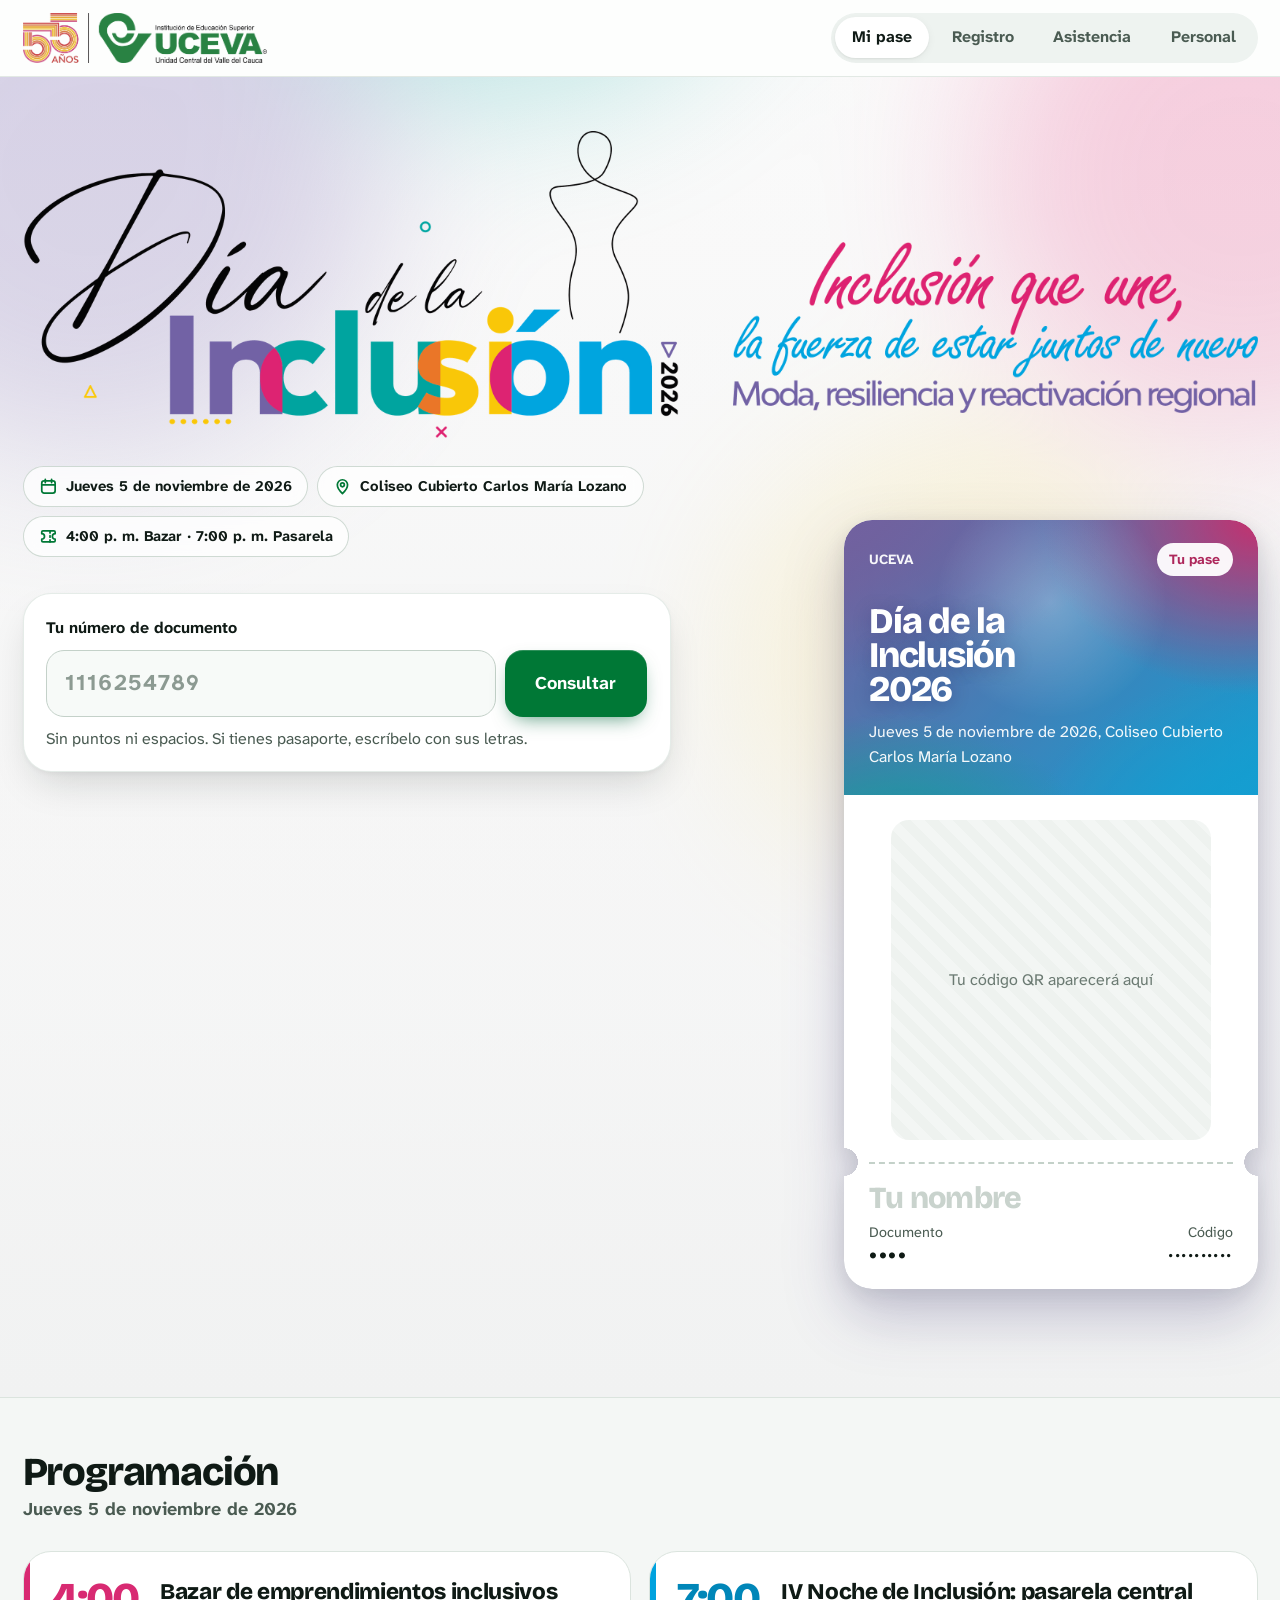
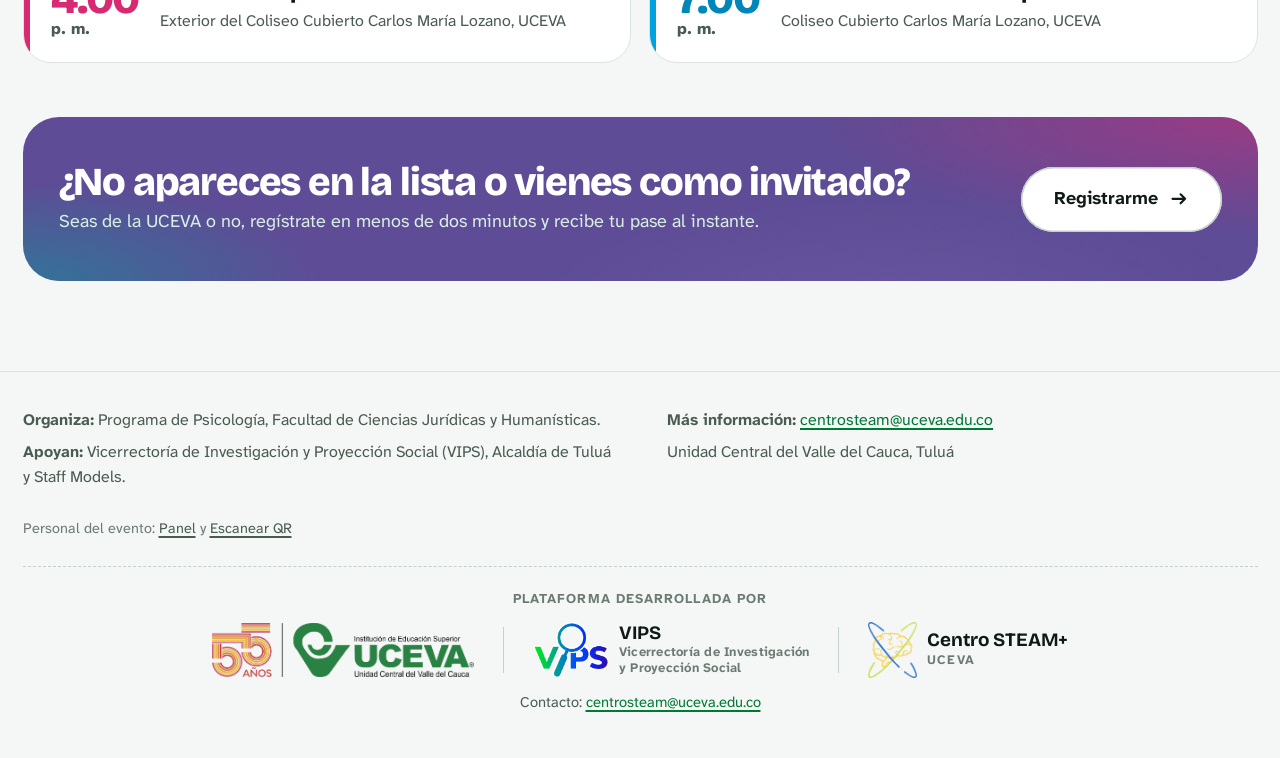
<file: index.html>
<!doctype html>
<html lang="es-CO">
<head>
  <meta charset="utf-8">
  <meta name="viewport" content="width=device-width, initial-scale=1, viewport-fit=cover">
  <title>Día de la Inclusión 2026 | UCEVA</title>
  <meta name="description" content="Día de la Inclusión 2026: bazar de emprendimientos inclusivos (4:00 p. m.) e IV Noche de Inclusión (7:00 p. m.), jueves 5 de noviembre de 2026 en el Coliseo Cubierto Carlos María Lozano de la UCEVA. Consulta tu pase, regístrate y marca tu asistencia.">
  <meta name="theme-color" content="#ffffff">
  <link rel="preload" href="fonts/bricolage-grotesque.woff2" as="font" type="font/woff2" crossorigin>
  <link rel="icon" href="favicon.svg" type="image/svg+xml">
  <link rel="stylesheet" href="css/base.css?v=20261105c">
  <link rel="stylesheet" href="css/portal.css?v=20261105c">
  <script src="vendor/qrcode.js" defer></script>
  <script src="vendor/supabase.js" defer></script>
  <script type="module" src="js/portal.js?v=20261105c"></script>
</head>
<body>
  <main id="contenido">
    <section class="portada" aria-labelledby="titulo">
      <div class="aurora" aria-hidden="true"><span></span><span></span><span></span><span></span></div>
      <div class="portada__dentro">
        <div class="portada__cabecera">
          <h1 id="titulo" class="solo-lectores">Día de la Inclusión 2026</h1>
          <img class="banner-dia" src="img/dia-inclusion.png" alt="Día de la Inclusión 2026" width="1800" height="846" fetchpriority="high">
          <img class="eslogan" src="img/eslogan.png" alt="Inclusión que une, la fuerza de estar juntos de nuevo. Moda, resiliencia y reactivación regional" width="1332" height="432">
        </div>
        <div class="portada__texto">
          <ul class="chips" id="chips" aria-label="Datos del evento"></ul>

          <div class="cuenta" id="cuenta" hidden></div>

          <div id="aviso-asistencia" hidden></div>

          <form id="form-consulta" class="consulta tarjeta" novalidate>
            <label for="documento">Tu número de documento</label>
            <div class="consulta__fila">
              <input id="documento" name="documento" type="text" inputmode="numeric" autocomplete="off"
                     placeholder="1116254789" aria-describedby="documento-ayuda" required>
              <button class="boton boton--verde" type="submit" id="btn-consultar">Consultar</button>
            </div>
            <p id="documento-ayuda" class="ayuda">Sin puntos ni espacios. Si tienes pasaporte, escríbelo con sus letras.</p>
          </form>

          <div id="resultado" class="resultado" aria-live="polite"></div>
          <div id="actualizar"></div>
        </div>

        <aside class="portada__pase" aria-label="Tu pase">
          <div id="pase"></div>
          <div id="acciones-pase" class="acciones-pase no-imprimir" hidden>
            <button class="boton" type="button" id="btn-descargar"></button>
            <button class="boton boton--claro" type="button" id="btn-imprimir">Imprimir</button>
          </div>
        </aside>
      </div>
    </section>

    <section class="programa" aria-labelledby="titulo-programa">
      <h2 id="titulo-programa">Programación</h2>
      <p class="programa__fecha">Jueves 5 de noviembre de 2026</p>
      <div class="programa__lista">
        <article class="programa__item programa__item--bazar">
          <p class="programa__hora">4:00 <span>p. m.</span></p>
          <div>
            <h3>Bazar de emprendimientos inclusivos</h3>
            <p>Exterior del Coliseo Cubierto Carlos María Lozano, UCEVA</p>
          </div>
        </article>
        <article class="programa__item programa__item--noche">
          <p class="programa__hora">7:00 <span>p. m.</span></p>
          <div>
            <h3>IV Noche de Inclusión: pasarela central</h3>
            <p>Coliseo Cubierto Carlos María Lozano, UCEVA</p>
          </div>
        </article>
      </div>
    </section>

    <section class="invitacion" aria-labelledby="titulo-invitacion">
      <div class="invitacion__caja">
        <div>
          <h2 id="titulo-invitacion">¿No apareces en la lista o vienes como invitado?</h2>
          <p>Seas de la UCEVA o no, regístrate en menos de dos minutos y recibe tu pase al instante.</p>
        </div>
        <a class="boton boton--claro boton--grande" href="registro.html" id="btn-invitado">Registrarme</a>
      </div>
    </section>
  </main>

  <footer class="pie">
    <div class="pie__dentro">
      <div>
        <p><strong>Organiza:</strong> Programa de Psicología, Facultad de Ciencias Jurídicas y Humanísticas.</p>
        <p><strong>Apoyan:</strong> Vicerrectoría de Investigación y Proyección Social (VIPS), Alcaldía de Tuluá y Staff Models.</p>
      </div>
      <div>
        <p><strong>Más información:</strong> <a href="mailto:centrosteam@uceva.edu.co">centrosteam@uceva.edu.co</a></p>
        <p>Unidad Central del Valle del Cauca, Tuluá</p>
      </div>
    </div>
  </footer>
</body>
</html>
</file>
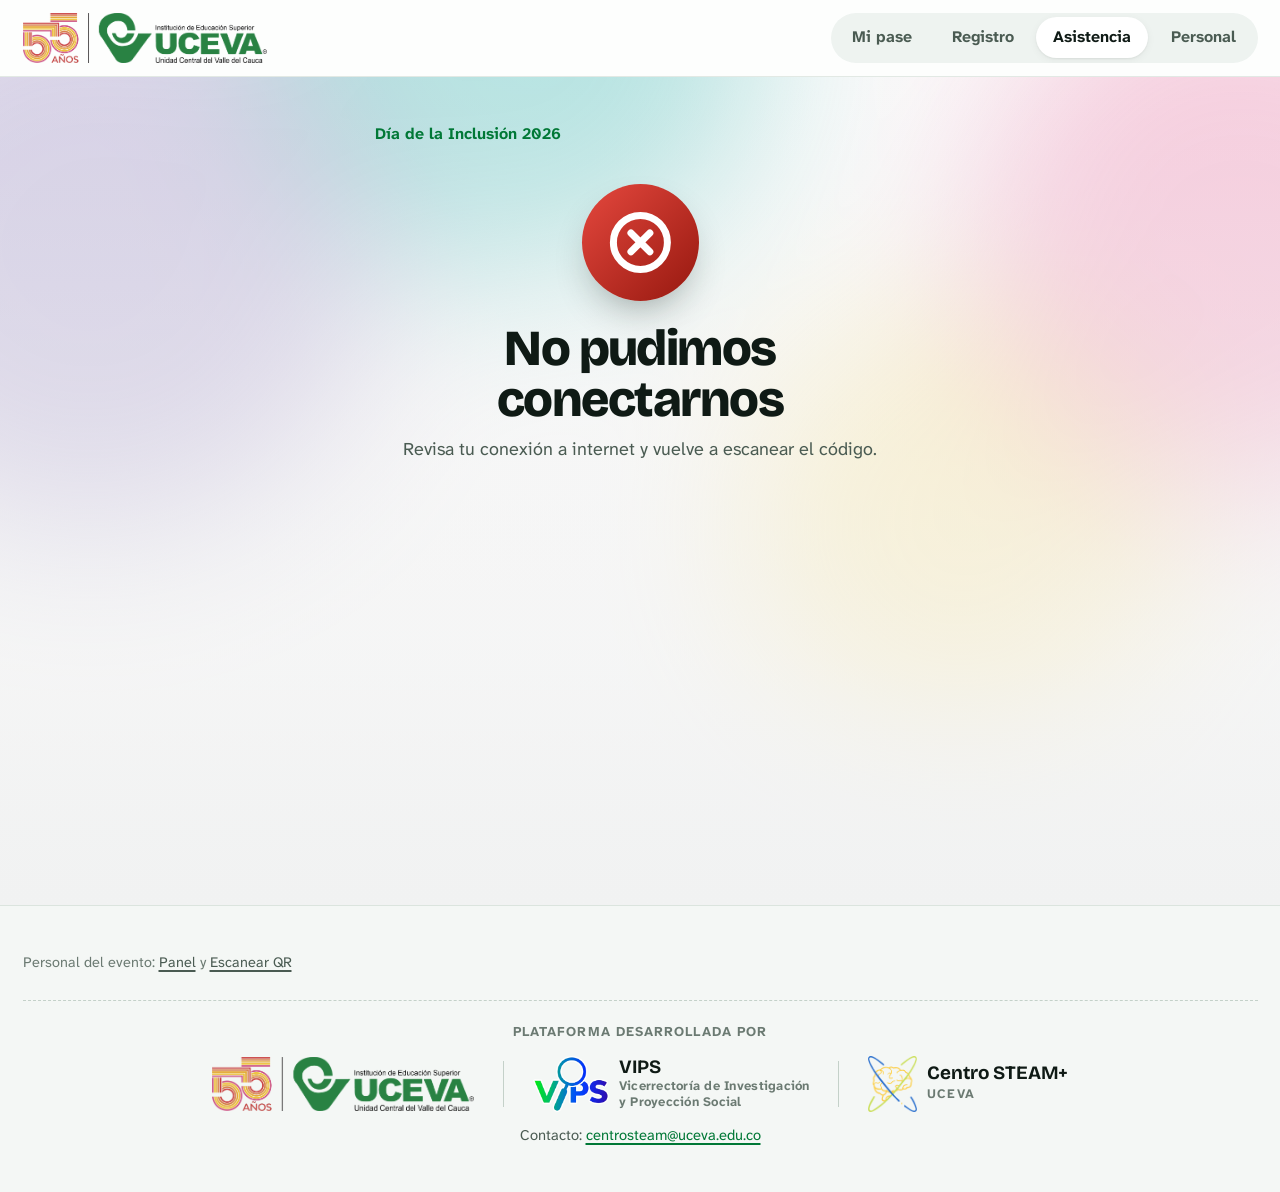
<file: asistir.html>
<!doctype html>
<html lang="es-CO">
<head>
  <meta charset="utf-8">
  <meta name="viewport" content="width=device-width, initial-scale=1, viewport-fit=cover">
  <title>Registra tu asistencia | Día de la Inclusión 2026 UCEVA</title>
  <meta name="theme-color" content="#ffffff">
  <meta name="robots" content="noindex">
  <link rel="icon" href="favicon.svg" type="image/svg+xml">
  <link rel="preload" href="fonts/bricolage-grotesque.woff2" as="font" type="font/woff2" crossorigin>
  <link rel="stylesheet" href="css/base.css?v=20261105c">
  <link rel="stylesheet" href="css/portal.css?v=20261105c">
  <script src="vendor/supabase.js" defer></script>
  <script type="module" src="js/asistir.js?v=20261105c"></script>
</head>
<body>
  <main id="contenido" class="portada asistir">
    <div class="aurora" aria-hidden="true"><span></span><span></span><span></span><span></span></div>
    <div class="asistir__dentro">
      <p class="asistir__evento" id="evento-nombre"></p>
      <div id="vista" class="asistir__vista" aria-live="polite">
        <p class="ayuda">Cargando…</p>
      </div>
    </div>
  </main>
</body>
</html>
</file>
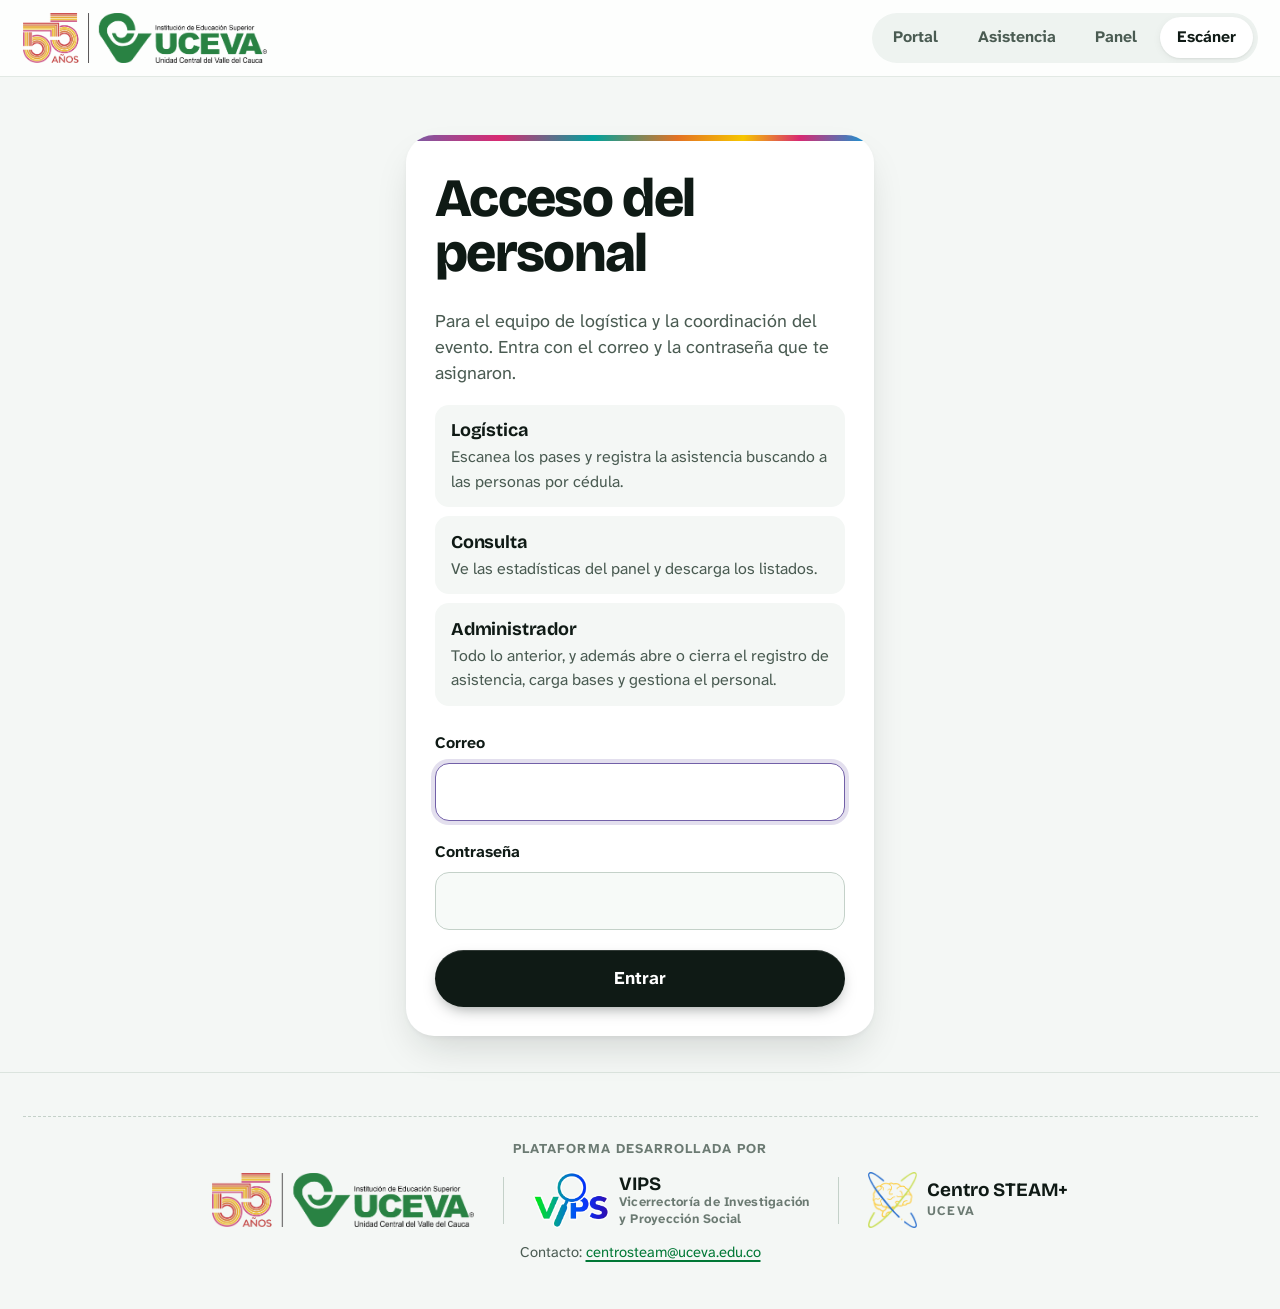
<file: ingreso.html>
<!doctype html>
<html lang="es-CO">
<head>
  <meta charset="utf-8">
  <meta name="viewport" content="width=device-width, initial-scale=1, viewport-fit=cover">
  <title>Escáner de pases | Día de la Inclusión 2026 UCEVA</title>
  <meta name="theme-color" content="#005c35">
  <meta name="robots" content="noindex">
  <link rel="icon" href="favicon.svg" type="image/svg+xml">
  <link rel="stylesheet" href="css/base.css?v=20261105c">
  <link rel="stylesheet" href="css/ingreso.css?v=20261105c">
  <script src="vendor/supabase.js" defer></script>
  <script type="module" src="js/ingreso.js?v=20261105c"></script>
</head>
<body class="cuerpo-ingreso">
  <main id="contenido" class="pagina pagina--estrecha"></main>
</body>
</html>
</file>
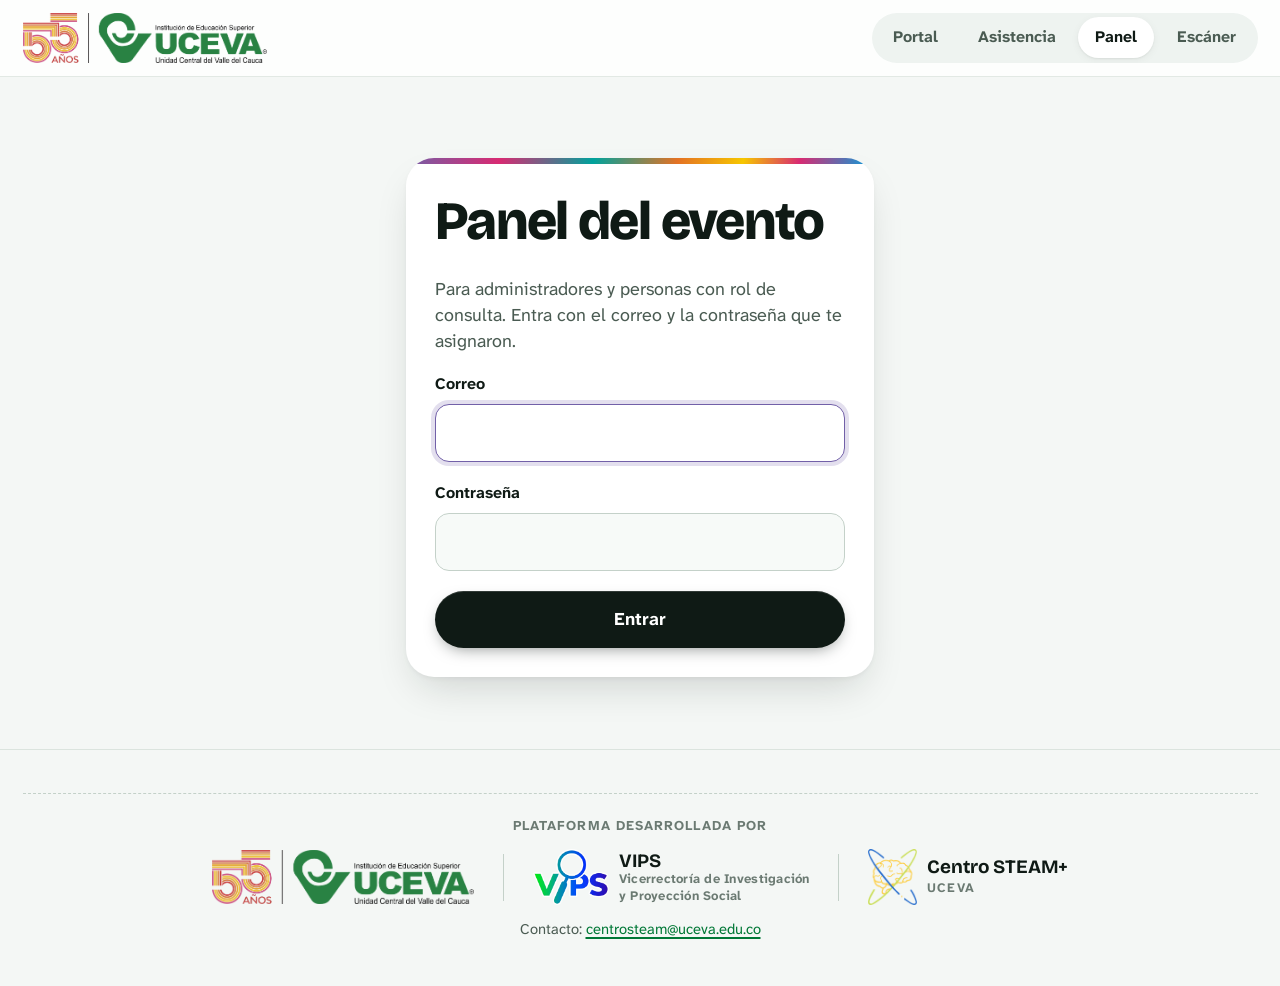
<file: panel.html>
<!doctype html>
<html lang="es-CO">
<head>
  <meta charset="utf-8">
  <meta name="viewport" content="width=device-width, initial-scale=1">
  <title>Panel | Día de la Inclusión 2026 UCEVA</title>
  <meta name="theme-color" content="#005c35">
  <meta name="robots" content="noindex">
  <link rel="icon" href="favicon.svg" type="image/svg+xml">
  <link rel="stylesheet" href="css/base.css?v=20261105c">
  <link rel="stylesheet" href="css/ingreso.css?v=20261105c">
  <link rel="stylesheet" href="css/panel.css?v=20261105c">
  <script src="vendor/qrcode.js" defer></script>
  <script src="vendor/supabase.js" defer></script>
  <script type="module" src="js/panel.js?v=20261105c"></script>
</head>
<body>
  <main id="contenido" class="pagina"></main>
</body>
</html>
</file>
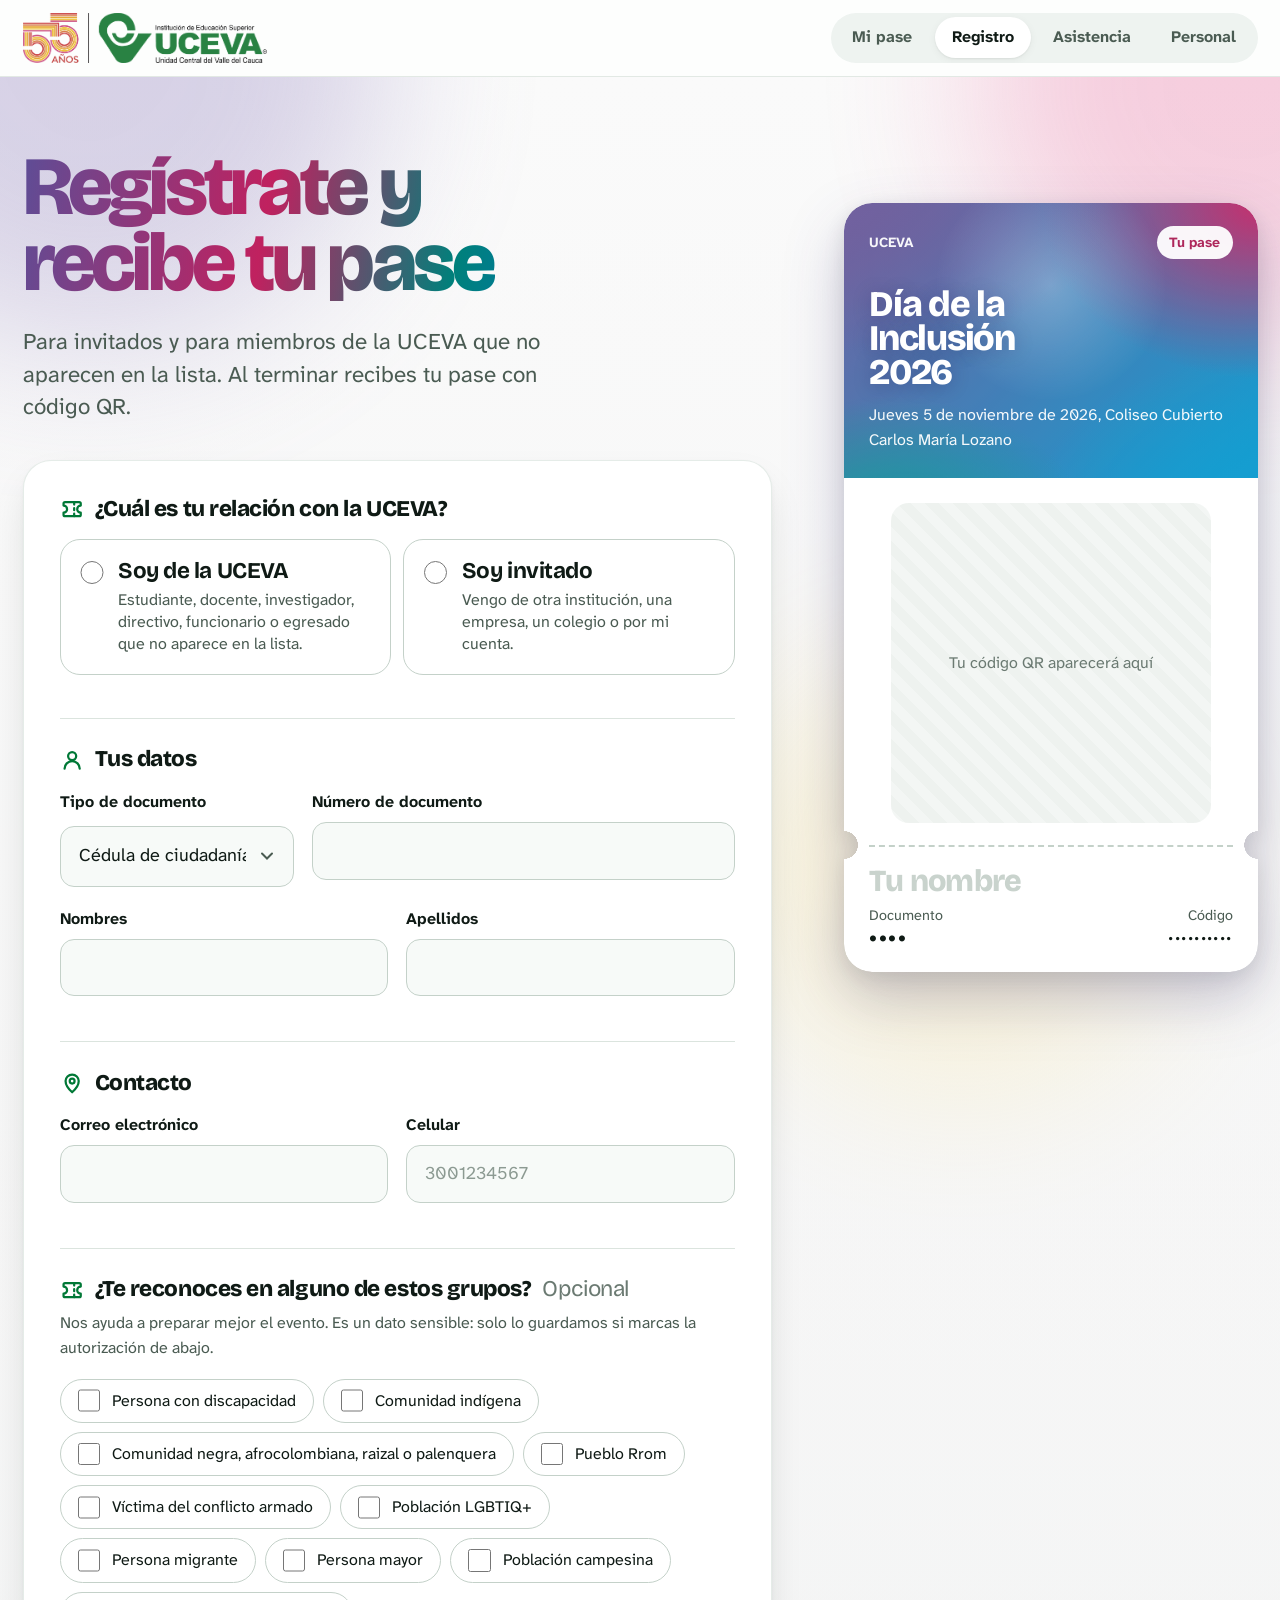
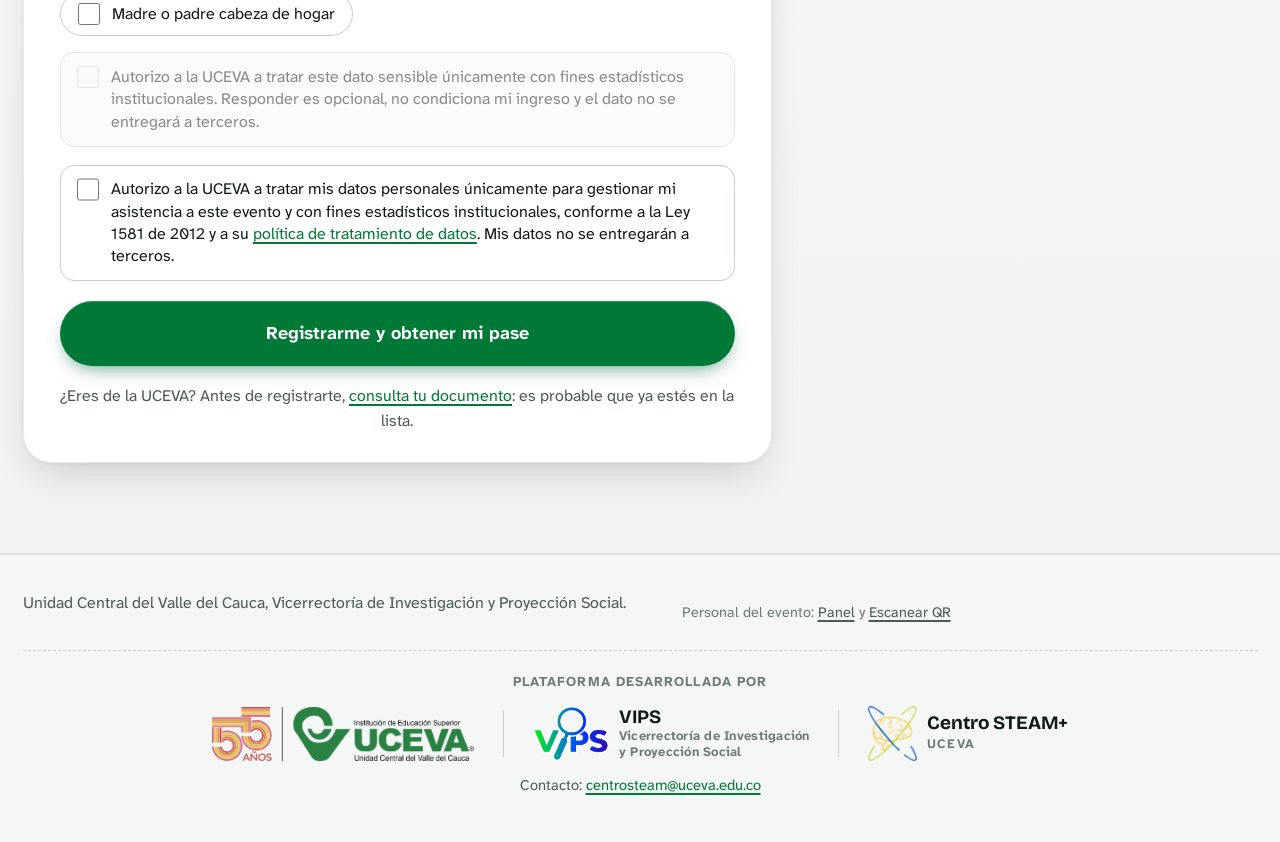
<file: registro.html>
<!doctype html>
<html lang="es-CO">
<head>
  <meta charset="utf-8">
  <meta name="viewport" content="width=device-width, initial-scale=1">
  <title>Registro | Día de la Inclusión 2026 UCEVA</title>
  <meta name="theme-color" content="#ffffff">
  <link rel="preload" href="fonts/bricolage-grotesque.woff2" as="font" type="font/woff2" crossorigin>
  <link rel="icon" href="favicon.svg" type="image/svg+xml">
  <link rel="stylesheet" href="css/base.css?v=20261105c">
  <link rel="stylesheet" href="css/portal.css?v=20261105c">
  <script src="vendor/qrcode.js" defer></script>
  <script src="vendor/supabase.js" defer></script>
  <script type="module" src="js/registro.js?v=20261105c"></script>
</head>
<body>
  <main id="contenido" class="portada">
    <div class="aurora" aria-hidden="true"><span></span><span></span><span></span><span></span></div>
    <div class="registro-pagina">
      <section aria-labelledby="titulo">
        <h1 id="titulo" class="titulo-espectro">Regístrate y recibe tu pase</h1>
        <p class="entrada" id="entrada">Para invitados y para miembros de la UCEVA que no aparecen en la lista. Al terminar recibes tu pase con código QR.</p>

        <form id="form-registro" class="registro tarjeta" novalidate>
          <div id="errores" aria-live="assertive"></div>

          <fieldset class="registro__seccion grupo" id="seccion-vinculo">
            <legend class="solo-lectores">¿Cuál es tu relación con la UCEVA?</legend>
            <h2 aria-hidden="true"><span data-icono="boleta"></span>¿Cuál es tu relación con la UCEVA?</h2>
            <div class="eleccion" id="vinculo">
              <label class="eleccion__op">
                <input type="radio" name="vinculo" value="uceva" id="vinculo-uceva">
                <span><strong>Soy de la UCEVA</strong><small>Estudiante, docente, investigador, directivo, funcionario o egresado que no aparece en la lista.</small></span>
              </label>
              <label class="eleccion__op">
                <input type="radio" name="vinculo" value="invitado" id="vinculo-invitado">
                <span><strong>Soy invitado</strong><small>Vengo de otra institución, una empresa, un colegio o por mi cuenta.</small></span>
              </label>
            </div>
            <div class="vinculo-uceva" id="campos-uceva" hidden>
              <div class="fila-2">
                <div class="campo">
                  <label for="rol">En la UCEVA soy</label>
                  <select id="rol" name="rol">
                    <option value="">Elige una opción</option>
                    <option value="estudiante">Estudiante</option>
                    <option value="docente">Docente</option>
                    <option value="investigador">Investigador</option>
                    <option value="directivo">Directivo</option>
                    <option value="administrativo">Administrativo o funcionario</option>
                    <option value="egresado">Egresado</option>
                  </select>
                </div>
                <div class="campo">
                  <label for="unidad">Facultad o dependencia</label>
                  <select id="unidad" name="unidad"><option value="">Elige una opción</option></select>
                </div>
              </div>
              <div class="campo" id="campo-programa" hidden>
                <label for="programa">Programa académico</label>
                <select id="programa" name="programa"><option value="">Elige tu programa</option></select>
              </div>
              <div class="campo" id="campo-otra" hidden>
                <label for="otra_dependencia">¿Cuál dependencia?</label>
                <input id="otra_dependencia" name="otra_dependencia" type="text" autocomplete="off">
              </div>
            </div>
          </fieldset>

          <div class="registro__seccion">
            <h2><span data-icono="persona"></span>Tus datos</h2>
            <div class="fila-2 fila-2--doc">
              <div class="campo">
                <label for="tipo_documento">Tipo de documento</label>
                <select id="tipo_documento" name="tipo_documento">
                  <option value="CC">Cédula de ciudadanía</option>
                  <option value="TI">Tarjeta de identidad</option>
                  <option value="CE">Cédula de extranjería</option>
                  <option value="PPT">Permiso por protección temporal</option>
                  <option value="PA">Pasaporte</option>
                  <option value="OTRO">Otro</option>
                </select>
              </div>
              <div class="campo">
                <label for="documento">Número de documento</label>
                <input id="documento" name="documento" type="text" inputmode="numeric" autocomplete="off" required aria-describedby="documento-estado">
                <div id="documento-estado" aria-live="polite"></div>
              </div>
            </div>
            <div class="fila-2">
              <div class="campo">
                <label for="nombres">Nombres</label>
                <input id="nombres" name="nombres" type="text" autocomplete="given-name" required>
              </div>
              <div class="campo">
                <label for="apellidos">Apellidos</label>
                <input id="apellidos" name="apellidos" type="text" autocomplete="family-name" required>
              </div>
            </div>
          </div>

          <div class="registro__seccion">
            <h2><span data-icono="lugar"></span>Contacto</h2>
            <div class="fila-2">
              <div class="campo">
                <label for="correo">Correo electrónico</label>
                <input id="correo" name="correo" type="email" autocomplete="email" required aria-describedby="correo-ayuda">
                <p id="correo-ayuda" class="ayuda" hidden>Si tienes correo institucional, úsalo.</p>
              </div>
              <div class="campo">
                <label for="celular">Celular</label>
                <input id="celular" name="celular" type="tel" inputmode="tel" autocomplete="tel" required placeholder="3001234567">
              </div>
            </div>
            <div class="campo" id="campo-entidad">
              <label for="entidad">¿De dónde nos visitas?</label>
              <input id="entidad" name="entidad" type="text" required aria-describedby="entidad-ayuda" list="entidades">
              <datalist id="entidades">
                <option value="Particular">
                <option value="Colegio">
                <option value="Empresa">
                <option value="Entidad pública">
                <option value="Fundación u organización social">
                <option value="Otra institución de educación superior">
              </datalist>
              <p id="entidad-ayuda" class="ayuda">Empresa, colegio, organización o municipio. Si vienes por tu cuenta, escribe "Particular".</p>
            </div>
          </div>

          <fieldset class="registro__seccion grupo">
            <legend class="solo-lectores">Grupo poblacional (opcional)</legend>
            <h2 aria-hidden="true"><span data-icono="boleta"></span>¿Te reconoces en alguno de estos grupos? <span class="opcional">Opcional</span></h2>
            <p class="ayuda">Nos ayuda a preparar mejor el evento. Es un dato sensible: solo lo guardamos si marcas la autorización de abajo.</p>
            <div class="opciones" id="poblacion">
              <label class="marca-check"><input type="checkbox" name="poblacion" value="Persona con discapacidad"> Persona con discapacidad</label>
              <label class="marca-check"><input type="checkbox" name="poblacion" value="Comunidad indígena"> Comunidad indígena</label>
              <label class="marca-check"><input type="checkbox" name="poblacion" value="Comunidad negra, afrocolombiana, raizal o palenquera"> Comunidad negra, afrocolombiana, raizal o palenquera</label>
              <label class="marca-check"><input type="checkbox" name="poblacion" value="Pueblo Rrom"> Pueblo Rrom</label>
              <label class="marca-check"><input type="checkbox" name="poblacion" value="Víctima del conflicto armado"> Víctima del conflicto armado</label>
              <label class="marca-check"><input type="checkbox" name="poblacion" value="Población LGBTIQ+"> Población LGBTIQ+</label>
              <label class="marca-check"><input type="checkbox" name="poblacion" value="Persona migrante"> Persona migrante</label>
              <label class="marca-check"><input type="checkbox" name="poblacion" value="Persona mayor"> Persona mayor</label>
              <label class="marca-check"><input type="checkbox" name="poblacion" value="Población campesina"> Población campesina</label>
              <label class="marca-check"><input type="checkbox" name="poblacion" value="Madre o padre cabeza de hogar"> Madre o padre cabeza de hogar</label>
            </div>
            <div class="sensible">
              <label class="marca-check"><input type="checkbox" id="acepta_datos_sensibles"> Autorizo a la UCEVA a tratar este dato sensible únicamente con fines estadísticos institucionales. Responder es opcional, no condiciona mi ingreso y el dato no se entregará a terceros.</label>
            </div>
          </fieldset>

          <div class="campo campo--legal">
            <label class="marca-check">
              <input type="checkbox" id="acepta_tratamiento" required>
              <span>Autorizo a la UCEVA a tratar mis datos personales únicamente para gestionar mi asistencia a este evento y con fines estadísticos institucionales, conforme a la Ley 1581 de 2012 y a su <a id="enlace-politica" href="#" target="_blank" rel="noopener">política de tratamiento de datos</a>. Mis datos no se entregarán a terceros.</span>
            </label>
          </div>

          <button class="boton boton--verde boton--bloque boton--grande" type="submit" id="btn-registrar">Registrarme y obtener mi pase</button>
          <p class="ayuda nota-final">¿Eres de la UCEVA? Antes de registrarte, <a href="index.html">consulta tu documento</a>: es probable que ya estés en la lista.</p>
        </form>

        <div id="resultado" class="resultado" aria-live="polite"></div>
      </section>

      <aside class="portada__pase" aria-label="Tu pase">
        <div id="pase"></div>
        <div id="acciones-pase" class="acciones-pase no-imprimir" hidden>
          <button class="boton" type="button" id="btn-descargar"></button>
          <button class="boton boton--claro" type="button" id="btn-imprimir">Imprimir</button>
        </div>
      </aside>
    </div>
  </main>

  <footer class="pie">
    <div class="pie__dentro">
      <p>Unidad Central del Valle del Cauca, Vicerrectoría de Investigación y Proyección Social.</p>
    </div>
  </footer>
</body>
</html>
</file>
<file: css/base.css>
/* =====================================================================
   UCEVA · Asistencia a eventos — sistema visual v2
   Concepto "Espectro": la inclusión como un espectro de color vivo sobre
   una base clara. Display expresiva (Bricolage Grotesque) + lectura
   hiperlegible (Atkinson Hyperlegible Next, diseñada para baja visión).
   Estados con ícono + palabra + color, nunca solo color. Objetivos ≥ 48 px.
   ===================================================================== */

@font-face { font-family: "Bricolage Grotesque"; src: url("../fonts/bricolage-grotesque.woff2") format("woff2"); font-weight: 200 800; font-display: swap; }
@font-face { font-family: "Atkinson Hyperlegible Next"; src: url("../fonts/atkinson-400.woff2") format("woff2"); font-weight: 400; font-display: swap; }
@font-face { font-family: "Atkinson Hyperlegible Next"; src: url("../fonts/atkinson-700.woff2") format("woff2"); font-weight: 700; font-display: swap; }
@font-face { font-family: "Atkinson Hyperlegible Next"; src: url("../fonts/atkinson-800.woff2") format("woff2"); font-weight: 800; font-display: swap; }

:root {
  /* Institucional (provisional hasta recibir el manual de marca) */
  --verde:        #007836;   /* verde del logo UCEVA */
  --verde-hondo:  #00532a;
  --verde-suave:  #e2f2e8;

  /* Colores del afiche "Día de la Inclusión 2026" (letras de "Inclusión") */
  --e-morado:   #7260a8;
  --e-magenta:  #d82a72;
  --e-turquesa: #00a29c;
  --e-naranja:  #e47224;
  --e-amarillo: #f6c600;
  --e-azul:     #00a2de;
  /* alias usados por componentes anteriores */
  --e-verde:    var(--e-turquesa);
  --e-violeta:  var(--e-morado);
  --e-ambar:    var(--e-amarillo);
  --espectro: linear-gradient(100deg, var(--e-morado), var(--e-magenta) 20%, var(--e-turquesa) 40%, var(--e-naranja) 58%, var(--e-amarillo) 72%, var(--e-magenta) 84%, var(--e-azul));

  --tinta:   #0f1a15;
  --tinta-2: #4a5b52;
  --tinta-3: #6b7a72;
  --fondo:   #f4f7f5;
  --blanco:  #ffffff;
  --linea:   #dbe4de;
  --linea-2: #c4d1c9;

  /* Estados */
  --ok:    #087a3f;  --ok-fondo:    #e1f6e9;
  --aviso: #7a4a00;  --aviso-fondo: #fff1d1;
  --error: #b0241c;  --error-fondo: #fde6e4;

  /* Tipo de asistente */
  --t-estudiante:     #0077a8;
  --t-docente:        #007836;
  --t-investigador:   #5e4d96;
  --t-directivo:      #a64e10;
  --t-administrativo: #00706b;
  --t-egresado:       #6b5300;
  --t-externo:        #c0215f;

  --display: "Bricolage Grotesque", "Atkinson Hyperlegible Next", system-ui, sans-serif;
  --fuente:  "Atkinson Hyperlegible Next", system-ui, -apple-system, "Segoe UI", Roboto, sans-serif;

  --t-0: .889rem; --t-1: 1rem; --t-2: 1.25rem; --t-3: 1.563rem; --t-4: 1.953rem; --t-5: 2.441rem; --t-6: 3.815rem;

  --r-campo: 14px;
  --r-tarjeta: 28px;
  --sombra-1: 0 1px 2px rgba(15, 26, 21, .06), 0 2px 8px rgba(15, 26, 21, .05);
  --sombra-2: 0 2px 4px rgba(15, 26, 21, .04), 0 18px 40px -12px rgba(15, 26, 21, .18);
  --foco: 0 0 0 3px var(--blanco), 0 0 0 6px var(--e-morado);
  --suave: cubic-bezier(.2, .8, .2, 1);
}

*, *::before, *::after { box-sizing: border-box; }
[hidden] { display: none !important; }
html { font-size: 112.5%; -webkit-text-size-adjust: 100%; scroll-behavior: smooth; }
@media (max-width: 480px) { html { font-size: 106.25%; } }

body {
  margin: 0; font-family: var(--fuente); font-size: var(--t-1); line-height: 1.55;
  color: var(--tinta); background: var(--fondo);
  -webkit-font-smoothing: antialiased; text-rendering: optimizeLegibility;
}
img, svg { max-width: 100%; display: block; }
a { color: var(--verde); text-underline-offset: .2em; text-decoration-thickness: 2px; }
a:hover { color: var(--verde-hondo); }
:focus-visible { outline: none; box-shadow: var(--foco); border-radius: 8px; }
::selection { background: #c9f0db; }

.solo-lectores { position: absolute !important; width: 1px; height: 1px; overflow: hidden; clip: rect(0 0 0 0); white-space: nowrap; }
.saltar { position: absolute; left: 1rem; top: -4rem; z-index: 80; background: var(--tinta); color: var(--blanco); padding: .7rem 1rem; border-radius: 10px; }
.saltar:focus { top: 1rem; }

h1, h2, h3 { font-family: var(--display); line-height: 1.02; margin: 0 0 .5em; letter-spacing: -.03em; font-weight: 800; }
h1 { font-size: clamp(2.6rem, 7vw, 5.2rem); }
h2 { font-size: clamp(1.6rem, 3.4vw, 2.2rem); }
h3 { font-size: var(--t-2); letter-spacing: -.015em; }
p { margin: 0 0 1em; max-width: 40em; }
.entrada { font-size: var(--t-2); color: var(--tinta-2); line-height: 1.45; }

/* ---------- Barra superior ---------- */

.barra { position: sticky; top: 0; z-index: 30; background: rgba(255,255,255,.82); backdrop-filter: saturate(1.6) blur(14px); -webkit-backdrop-filter: saturate(1.6) blur(14px); border-bottom: 1px solid rgba(219,228,222,.8); }
.barra__dentro { max-width: 76rem; margin: 0 auto; padding: .7rem 1.25rem; display: flex; align-items: center; justify-content: space-between; gap: 1rem; }
.marca { display: flex; align-items: center; gap: .65rem; color: var(--tinta); text-decoration: none; }
.marca__sello {
  width: 2.4rem; height: 2.4rem; border-radius: 12px; position: relative; overflow: hidden;
  background: var(--verde); color: var(--blanco); display: grid; place-items: center;
  font-family: var(--display); font-weight: 800; font-size: 1.15rem;
}
.marca__sello::after { content: ""; position: absolute; left: 0; right: 0; bottom: 0; height: 4px; background: var(--espectro); }
.marca__logos { display: flex; align-items: center; gap: .7rem; }
.marca__55 { height: 2.6rem; width: auto; }
.marca__sep { width: 1px; height: 2.2rem; background: var(--linea-2); }
.marca__logo { height: 2.8rem; width: auto; }
@media (max-width: 640px) { .marca__logo { height: 2.1rem; } }
@media (max-width: 440px) { .marca__logo { height: 1.4rem; } }
.marca__texto { line-height: 1.1; }
.marca__texto strong { display: block; font-family: var(--display); font-size: 1.05rem; letter-spacing: -.01em; }
.marca__texto span { font-size: .78rem; color: var(--tinta-2); }
.barra nav { display: flex; gap: .3rem; padding: .25rem; background: #eef3f0; border-radius: 999px; }
.barra nav a { padding: .45rem .95rem; border-radius: 999px; text-decoration: none; color: var(--tinta-2); font-weight: 700; font-size: var(--t-0); transition: background-color .2s, color .2s; }
.barra nav a:hover { color: var(--tinta); }
.barra nav a[aria-current="page"] { background: var(--blanco); color: var(--tinta); box-shadow: var(--sombra-1); }
.barra nav a { white-space: nowrap; }
.barra nav { overflow-x: auto; scrollbar-width: none; max-width: 100%; }
.barra nav::-webkit-scrollbar { display: none; }
.barra__dentro { min-width: 0; }
.acceso-personal { flex-basis: 100%; margin-top: .6rem !important; font-size: .8rem; color: var(--tinta-3); }
.acceso-personal a { color: var(--tinta-2); }
@media (max-width: 560px) { .marca__texto span { display: none; } .barra nav a { padding: .45rem .7rem; } }
@media (max-width: 440px) { .marca__texto { display: none; } .barra__dentro { gap: .5rem; padding-inline: 1rem; } .barra nav a { padding: .45rem .65rem; font-size: .8rem; } }

.aviso-demo { background: var(--tinta); color: #e6ece8; font-size: .8rem; padding: .4rem 1rem; text-align: center; }
.aviso-demo strong { color: var(--e-ambar); }

/* ---------- Contenedores ---------- */

.pagina { max-width: 76rem; margin: 0 auto; padding: 2.5rem 1.25rem 4rem; }
.pagina--estrecha { max-width: 42rem; }
.tarjeta { background: var(--blanco); border-radius: var(--r-tarjeta); box-shadow: var(--sombra-2); border: 1px solid rgba(219,228,222,.7); }

/* ---------- Formularios ---------- */

.campo { display: grid; gap: .4rem; margin-bottom: 1.1rem; }
.campo > label, .grupo legend { font-weight: 700; font-size: var(--t-0); color: var(--tinta); }
.ayuda { font-size: var(--t-0); color: var(--tinta-2); margin: 0; }
.opcional { font-weight: 400; color: var(--tinta-3); }

input[type="text"], input[type="email"], input[type="tel"], input[type="search"],
input[type="password"], input[type="number"], input[type="date"], input[type="time"], select, textarea {
  font: inherit; font-size: var(--t-1); color: var(--tinta); width: 100%; min-height: 3.2rem; padding: .75rem 1rem;
  background: #f7faf8; border: 1.5px solid var(--linea-2); border-radius: var(--r-campo);
  transition: border-color .15s, background-color .15s, box-shadow .15s;
}
input::placeholder { color: #8c9a92; }
input:hover, select:hover, textarea:hover { border-color: #93a69b; background-color: var(--blanco); }
input:focus-visible, select:focus-visible, textarea:focus-visible {
  background-color: var(--blanco); border-color: var(--e-morado); box-shadow: 0 0 0 4px rgba(114, 96, 168, .2); border-radius: var(--r-campo);
}
input[aria-invalid="true"] { border-color: var(--error); background: #fffafa; }
select { appearance: none; background-image: url("data:image/svg+xml,%3Csvg xmlns='http://www.w3.org/2000/svg' viewBox='0 0 24 24' fill='none' stroke='%234a5b52' stroke-width='2.4' stroke-linecap='round'%3E%3Cpath d='m6 9 6 6 6-6'/%3E%3C/svg%3E"); background-repeat: no-repeat; background-position: right .9rem center; background-size: 1.1rem; padding-right: 2.6rem; }

.fila-2 { display: grid; gap: 0 1rem; grid-template-columns: 1fr; }
@media (min-width: 600px) { .fila-2 { grid-template-columns: 1fr 1fr; } .fila-2--doc { grid-template-columns: 13rem 1fr; } }

.grupo { border: 0; padding: 0; margin: 0 0 1.1rem; }
.grupo legend { margin-bottom: .5rem; padding: 0; }
.opciones { display: flex; flex-wrap: wrap; gap: .5rem; }

.marca-check {
  display: flex; gap: .65rem; align-items: flex-start; cursor: pointer; font-size: var(--t-0); line-height: 1.4;
  padding: .7rem .9rem; border: 1.5px solid var(--linea-2); border-radius: var(--r-campo); background: var(--blanco);
  transition: border-color .15s, background-color .15s;
}
.marca-check:hover { border-color: #93a69b; }
.marca-check input { width: 1.25rem; height: 1.25rem; margin: 0; flex: none; accent-color: var(--verde); }
.marca-check:has(input:checked) { border-color: var(--verde); background: var(--verde-suave); }
.marca-check:has(input:focus-visible) { box-shadow: var(--foco); }
.marca-check:has(input:disabled) { opacity: .5; cursor: not-allowed; }
.opciones .marca-check { border-radius: 999px; padding: .55rem .95rem; align-items: center; }

.error-campo { color: var(--error); font-size: var(--t-0); font-weight: 700; margin: 0; }

/* ---------- Botones ---------- */

.boton {
  font: inherit; font-weight: 700; font-size: var(--t-1); line-height: 1.2;
  display: inline-flex; align-items: center; justify-content: center; gap: .55rem;
  min-height: 3.2rem; padding: .75rem 1.5rem; border-radius: 999px; cursor: pointer; text-decoration: none;
  border: 0; background: var(--tinta); color: var(--blanco);
  box-shadow: inset 0 1px 0 rgba(255,255,255,.14), 0 6px 16px -6px rgba(15,26,21,.5);
  transition: transform .15s var(--suave), box-shadow .2s, background-color .2s;
}
.boton:hover { background: #22312a; color: var(--blanco); transform: translateY(-1px); box-shadow: inset 0 1px 0 rgba(255,255,255,.14), 0 10px 22px -8px rgba(15,26,21,.55); }
.boton:active { transform: translateY(0); }
.boton[disabled] { opacity: .6; cursor: progress; transform: none; }
.boton--verde { background: var(--verde); box-shadow: inset 0 1px 0 rgba(255,255,255,.18), 0 8px 20px -8px rgba(0,101,58,.7); }
.boton--verde:hover { background: var(--verde-hondo); }
.boton--claro { background: var(--blanco); color: var(--tinta); box-shadow: inset 0 0 0 1.5px var(--linea-2); }
.boton--claro:hover { background: #f3f6f4; color: var(--tinta); box-shadow: inset 0 0 0 1.5px #93a69b; }
.boton--bloque { width: 100%; }
.boton svg { width: 1.2em; height: 1.2em; flex: none; }

/* ---------- Mensajes ---------- */

.mensaje { display: flex; gap: .85rem; align-items: flex-start; padding: 1rem 1.1rem; border-radius: 18px; margin: 1rem 0; }
.mensaje > svg { width: 1.6rem; height: 1.6rem; flex: none; margin-top: .05rem; }
.mensaje p { margin: 0; color: var(--tinta); font-size: var(--t-0); }
.mensaje strong { display: block; font-family: var(--display); font-size: var(--t-2); letter-spacing: -.015em; line-height: 1.15; margin-bottom: .25rem; }
.mensaje .boton { margin-top: .9rem; }
.mensaje--ok    { background: var(--ok-fondo);    color: var(--ok); }
.mensaje--aviso { background: var(--aviso-fondo); color: var(--aviso); }
.mensaje--error { background: var(--error-fondo); color: var(--error); }
.mensaje--info  { background: #eeebf7; color: #5a4a94; }

/* ---------- Pase (boleta digital) ---------- */

.pase-marco { width: min(100%, 23rem); filter: drop-shadow(0 26px 30px rgba(40, 30, 110, .22)) drop-shadow(0 6px 10px rgba(15, 26, 21, .10)); }

.pase {
  --tipo: var(--t-externo);
  --mx: 50%; --my: 30%;
  position: relative; width: 100%; isolation: isolate;
  border-radius: var(--r-tarjeta); background: var(--blanco);
  transform: perspective(900px) rotateX(var(--rx, 0deg)) rotateY(var(--ry, 0deg));
  transition: transform .5s var(--suave);
  /* recortes laterales tipo boleta */
  -webkit-mask: radial-gradient(circle 14px at 0 var(--corte, 62%), transparent 98%, #000) left / 51% 100% no-repeat,
                radial-gradient(circle 14px at 100% var(--corte, 62%), transparent 98%, #000) right / 51% 100% no-repeat;
          mask: radial-gradient(circle 14px at 0 var(--corte, 62%), transparent 98%, #000) left / 51% 100% no-repeat,
                radial-gradient(circle 14px at 100% var(--corte, 62%), transparent 98%, #000) right / 51% 100% no-repeat;
}
.pase.con-tilt { transition: transform .12s linear; }
.pase__cabeza {
  position: relative; overflow: hidden; color: var(--blanco); padding: 1.3rem 1.4rem 1.4rem;
  border-radius: var(--r-tarjeta) var(--r-tarjeta) 0 0;
  background:
    radial-gradient(110% 90% at 0% 0%, var(--e-morado), transparent 60%),
    radial-gradient(90% 110% at 100% 0%, var(--e-magenta), transparent 58%),
    radial-gradient(90% 90% at 100% 110%, var(--e-azul), transparent 60%),
    radial-gradient(80% 80% at 10% 120%, var(--e-turquesa), transparent 62%),
    linear-gradient(135deg, var(--e-morado), var(--e-azul));
}
.pase__cabeza::after { /* brillo holográfico que sigue al puntero */
  content: ""; position: absolute; inset: 0; pointer-events: none; mix-blend-mode: soft-light;
  background: radial-gradient(40% 60% at var(--mx) var(--my), rgba(255,255,255,.75), transparent 70%);
}
.pase__sup { display: flex; justify-content: space-between; align-items: center; gap: .5rem; margin-bottom: 1.6rem; font-size: .78rem; font-weight: 700; }
.pase__inst { opacity: .95; }
.pase__tipo { background: rgba(255,255,255,.95); color: var(--tipo); padding: .3rem .7rem; border-radius: 999px; }
.pase__evento { font-family: var(--display); font-weight: 800; font-size: 2rem; line-height: .95; letter-spacing: -.035em; margin: 0; max-width: 9ch; text-shadow: 0 2px 18px rgba(30, 10, 80, .25); }
.pase__lugar { margin: .7rem 0 0; font-size: var(--t-0); opacity: .95; }
.pase__qr { padding: 1.4rem 2.6rem .8rem; }
.pase__qr svg { width: 100%; height: auto; image-rendering: pixelated; }
.pase__corte { height: 0; border-top: 2px dashed var(--linea-2); margin: .4rem 1.4rem 0; }
.pase__datos { padding: 1rem 1.4rem 1.3rem; display: grid; grid-template-columns: 1fr auto; gap: .2rem 1rem; align-items: end; }
.pase__nombre { grid-column: 1 / -1; font-family: var(--display); font-size: 1.7rem; font-weight: 800; letter-spacing: -.025em; line-height: 1.05; margin: 0 0 .35rem; overflow-wrap: anywhere; }
.pase__meta { margin: 0; color: var(--tinta-2); font-size: .8rem; line-height: 1.3; }
.pase__meta b { display: block; color: var(--tinta); font-size: var(--t-1); letter-spacing: .08em; }
.pase__meta--der { text-align: right; }

.pase--vacio .pase__cabeza { filter: saturate(.85); }
.pase--vacio .pase__qr { padding: 1.4rem 2.6rem .8rem; }
.pase--vacio .pase__hueco { aspect-ratio: 1; border-radius: 18px; display: grid; place-items: center; text-align: center; padding: 1rem;
  background: repeating-linear-gradient(45deg, #f3f6f4 0 10px, #eef2ef 10px 20px); color: var(--tinta-3); font-size: var(--t-0); }
.pase--vacio .pase__nombre { color: #c9d3cd; }

.pase-entrada { animation: pase-entra .7s var(--suave) both; }
@keyframes pase-entra { from { opacity: 0; transform: perspective(900px) translateY(24px) rotateX(18deg) scale(.96); } }

/* ---------- Pie ---------- */

.pie { color: var(--tinta-2); font-size: var(--t-0); }
.pie__dentro { max-width: 76rem; margin: 0 auto; padding: 2rem 1.25rem 2.5rem; display: flex; gap: 1rem 3rem; justify-content: space-between; flex-wrap: wrap; border-top: 1px solid var(--linea); }
.pie__dentro > div { flex: 1 1 18rem; }
.pie__dentro p + p { margin-top: .4rem; }
.pie p { margin: 0; }
.pie__dentro > .creditos { flex: 1 1 100%; max-width: none; margin-top: .4rem; padding-top: 1.2rem; border-top: 1px dashed var(--linea-2); display: flex; flex-direction: column; align-items: center; gap: .7rem; text-align: center; }
.creditos__texto { font-size: .75rem; letter-spacing: .08em; text-transform: uppercase; color: var(--tinta-3); font-weight: 700; }
.creditos__logos { display: flex; align-items: center; justify-content: center; flex-wrap: wrap; gap: .8rem 1.6rem; }
.creditos__steam { display: inline-flex; align-items: center; gap: .55rem; text-align: left; }
.creditos__steam img { width: auto; height: 3.1rem; }
.creditos__steam strong { display: block; font-family: var(--display); font-size: 1.05rem; color: var(--tinta); line-height: 1.1; }
.creditos__steam small { display: block; font-size: .72rem; letter-spacing: .1em; color: var(--tinta-3); font-weight: 700; }
.creditos__uceva { height: 3rem; width: auto; }
.creditos__sep { width: 1px; height: 2.6rem; background: var(--linea-2); }
@media (max-width: 640px) { .creditos__logos { flex-direction: column; gap: 1rem; } .creditos__sep { display: none; } }
.creditos__contacto { font-size: .82rem; color: var(--tinta-2); }
.creditos__vips small { letter-spacing: .02em; text-transform: none; line-height: 1.25; }

@media (prefers-reduced-motion: reduce) {
  *, *::before, *::after { animation-duration: .01ms !important; animation-iteration-count: 1 !important; transition-duration: .01ms !important; scroll-behavior: auto !important; }
}

@media print {
  .barra, .pie, .no-imprimir, .aviso-demo { display: none !important; }
  body { background: #fff; }
  .pase-marco { filter: none; }
  .pase { border: 1px solid #bbb; transform: none; -webkit-mask: none; mask: none; }
  .pase__cabeza { -webkit-print-color-adjust: exact; print-color-adjust: exact; }
}

@media (max-width: 440px) {
  .barra--densa .barra__dentro { padding-inline: .75rem; gap: .4rem; }
  .barra--densa .marca__logo { height: 1.35rem; }
  .barra--densa nav { padding: .2rem; gap: 0; }
  .barra--densa nav a { padding: .45rem .42rem; font-size: .74rem; }
}
@media (max-width: 380px) {
  .barra--densa .marca__logo { height: 1.15rem; }
  .barra--densa nav a { padding: .45rem .36rem; font-size: .7rem; }
}

/* ---------- Actualizar mis datos ---------- */
.actualizar { margin-top: 1rem; padding: 1.3rem 1.3rem 1.4rem; text-align: left; }
.actualizar__cabeza { display: flex; gap: .9rem; align-items: flex-start; margin-bottom: 1rem; }
.actualizar__icono { flex: none; display: grid; place-items: center; width: 2.6rem; height: 2.6rem; border-radius: 12px; color: #fff; background: linear-gradient(135deg, var(--e-morado), var(--e-magenta)); }
.actualizar__icono svg { width: 1.3rem; height: 1.3rem; }
.actualizar h2 { margin: 0 0 .25rem; font-family: var(--display); font-size: var(--t-2); letter-spacing: -.01em; }
.actualizar__cabeza p { margin: 0; color: var(--tinta-2); font-size: var(--t-0); }
.actualizar__form { display: grid; gap: 1rem; }
.actualizar__form fieldset { border: 0; padding: 0; margin: 0; }
.actualizar__form legend { font-weight: 700; margin-bottom: .6rem; padding: 0; }
.actualizar__otro { margin-top: .8rem; }
.actualizar__form > .marca-check { background: #f7faf8; font-size: var(--t-0); }
.actualizar__acciones { display: flex; gap: .8rem; align-items: center; flex-wrap: wrap; }
.actualizar .mensaje { margin: 0; }

/* Celulares: el logo institucional va arriba, centrado, y el menú debajo */
@media (max-width: 560px) {
  .barra__dentro, .barra--densa .barra__dentro { flex-direction: column; align-items: center; gap: .45rem; padding: .55rem .75rem .6rem; }
  .marca__logo, .barra--densa .marca__logo { height: 1.9rem; }
  .barra nav { max-width: 100%; }
}
</file>
<file: css/portal.css>
/* ---------- Portada ---------- */

.portada { position: relative; overflow: hidden; overflow: clip; background: var(--blanco); border-bottom: 1px solid var(--linea); }

/* Aurora: manchas del espectro que se mueven muy despacio */
.aurora { position: absolute; inset: -20% -10% auto; height: 120%; pointer-events: none; filter: blur(80px) saturate(1.1); opacity: .32; }
.aurora span { position: absolute; border-radius: 50%; mix-blend-mode: multiply; animation: deriva 22s ease-in-out infinite alternate; }
.aurora span:nth-child(1) { width: 46vw; height: 46vw; left: -6vw; top: 4%;  background: var(--e-morado); }
.aurora span:nth-child(2) { width: 40vw; height: 40vw; left: 30vw; top: -14%; background: var(--e-turquesa); animation-delay: -6s; }
.aurora span:nth-child(3) { width: 42vw; height: 42vw; right: -8vw; top: 6%;  background: var(--e-magenta); animation-delay: -12s; opacity: .8; }
.aurora span:nth-child(4) { width: 34vw; height: 34vw; right: 18vw; top: 40%; background: var(--e-amarillo); animation-delay: -3s; opacity: .7; }
@keyframes deriva {
  0%   { transform: translate(0, 0) scale(1); }
  50%  { transform: translate(4vw, 3vw) scale(1.08); }
  100% { transform: translate(-3vw, 5vw) scale(.95); }
}
.portada::after { /* velo para que el texto siempre tenga contraste */
  content: ""; position: absolute; inset: 0; pointer-events: none;
  background: linear-gradient(180deg, rgba(255,255,255,.35), rgba(255,255,255,.75) 70%, #fff);
}

.portada__dentro {
  position: relative; z-index: 1; max-width: 76rem; margin: 0 auto; padding: 3rem 1.25rem 4rem;
  display: grid; gap: 2.5rem; grid-template-columns: 1fr; align-items: center;
}
@media (min-width: 960px) {
  .portada__dentro { grid-template-columns: minmax(0, 1fr) 23rem; gap: 5rem; padding: 5rem 1.25rem 6rem; min-height: min(86vh, 54rem); }
}

.chips { list-style: none; padding: 0; margin: 0 0 1.5rem; display: flex; flex-wrap: wrap; gap: .5rem; }
.chip {
  display: inline-flex; align-items: center; gap: .45rem; padding: .45rem .85rem; border-radius: 999px;
  background: rgba(255,255,255,.75); border: 1px solid rgba(196,209,201,.8); backdrop-filter: blur(8px);
  font-size: .82rem; font-weight: 700; color: var(--tinta);
}
.chip svg { width: 1.05rem; height: 1.05rem; color: var(--verde); }

.titulo-espectro {
  font-size: clamp(3rem, 9.5vw, 6.6rem); line-height: .92; letter-spacing: -.045em; max-width: 9ch; margin-bottom: 1.4rem;
  background: linear-gradient(100deg, #5e4d96 0%, #c0215f 45%, #00807b 80%, #0077a8 100%);
  -webkit-background-clip: text; background-clip: text; color: transparent;
  font-variation-settings: "opsz" 96;
}
.portada .entrada { max-width: 30rem; color: var(--tinta-2); }

.cuenta { display: flex; gap: .5rem; margin: 1.5rem 0 0; }
.cuenta[hidden] { display: none; }
.cuenta div { min-width: 4.4rem; padding: .6rem .5rem; text-align: center; border-radius: 16px; background: rgba(255,255,255,.8); border: 1px solid var(--linea); }
.cuenta b { display: block; font-family: var(--display); font-size: var(--t-4); line-height: 1; letter-spacing: -.03em; font-variant-numeric: tabular-nums; }
.cuenta span { font-size: .72rem; color: var(--tinta-2); }

/* Consulta */
.consulta { margin-top: 2rem; max-width: 36rem; padding: 1.2rem 1.25rem 1.1rem; }
.consulta > label { display: block; font-weight: 700; font-size: var(--t-0); margin-bottom: .55rem; }
.consulta__fila { display: flex; gap: .5rem; }
.consulta__fila input { font-size: var(--t-2); font-weight: 700; letter-spacing: .05em; min-height: 3.7rem; border-radius: 18px; }
.consulta__fila .boton { min-height: 3.7rem; padding-inline: 1.7rem; flex: none; border-radius: 18px; }
.consulta .ayuda { margin-top: .55rem; }
@media (max-width: 440px) { .consulta__fila { flex-direction: column; } }

.resultado { max-width: 36rem; }
.resultado:empty { display: none; }

.portada__pase { display: grid; justify-items: center; gap: 1.1rem; }
.acciones-pase { display: flex; gap: .6rem; flex-wrap: wrap; justify-content: center; }
.acciones-pase[hidden] { display: none; }
@media (max-width: 959px) { .portada__pase:has(.pase--vacio) { display: none; } }
@media (min-width: 960px) { .portada__pase .pase-marco { animation: flota 7s ease-in-out infinite; } }
@keyframes flota { 50% { transform: translateY(-10px); } }

/* ---------- Pasos ---------- */

.pasos { max-width: 76rem; margin: 0 auto; padding: 4.5rem 1.25rem 2rem; }
.pasos h2 { max-width: 14ch; }
.pasos__lista { list-style: none; padding: 0; margin: 2rem 0 0; display: grid; gap: 1rem; grid-template-columns: 1fr; counter-reset: paso; }
@media (min-width: 760px) { .pasos__lista { grid-template-columns: repeat(3, 1fr); } }
.paso { counter-increment: paso; position: relative; background: var(--blanco); border: 1px solid var(--linea); border-radius: var(--r-tarjeta); padding: 1.5rem 1.5rem 1.4rem; }
.paso::after {
  content: counter(paso); position: absolute; top: 1.1rem; right: 1.4rem;
  font-family: var(--display); font-weight: 800; font-size: 3.2rem; line-height: 1; letter-spacing: -.05em; color: #e6ede9;
}
.paso__icono { display: grid; place-items: center; width: 3rem; height: 3rem; border-radius: 16px; margin-bottom: 1.6rem; color: var(--blanco); }
.paso:nth-child(1) .paso__icono { background: linear-gradient(135deg, var(--e-verde), var(--e-turquesa)); }
.paso:nth-child(2) .paso__icono { background: linear-gradient(135deg, var(--e-azul), var(--e-violeta)); }
.paso:nth-child(3) .paso__icono { background: linear-gradient(135deg, var(--e-magenta), var(--e-ambar)); }
.paso__icono svg { width: 1.5rem; height: 1.5rem; }
.paso h3 { margin-bottom: .4rem; }
.paso p { margin: 0; color: var(--tinta-2); font-size: var(--t-0); }

/* ---------- Invitación ---------- */

.invitacion { max-width: 76rem; margin: 0 auto; padding: 2rem 1.25rem 5rem; }
.invitacion__caja {
  position: relative; overflow: hidden; border-radius: 36px; padding: 2.5rem 2rem;
  display: flex; gap: 1.5rem 3rem; align-items: center; justify-content: space-between; flex-wrap: wrap;
  color: var(--blanco); background: var(--verde-hondo);
}
.invitacion__caja::before {
  content: ""; position: absolute; inset: 0; opacity: .9; pointer-events: none;
  background: radial-gradient(60% 120% at 100% 0%, rgba(216,42,114, .55), transparent 60%),
              radial-gradient(50% 120% at 70% 120%, rgba(114,96,168, .55), transparent 60%),
              radial-gradient(40% 100% at 0% 100%, rgba(0,162,156, .5), transparent 60%);
}
.invitacion__caja > * { position: relative; }
.invitacion h2 { margin-bottom: .3rem; }
.invitacion p { margin: 0; color: #d9efe3; }
.boton--grande { min-height: 3.6rem; padding-inline: 1.8rem; font-size: var(--t-1); }
@media (max-width: 600px) { .invitacion__caja .boton { width: 100%; } .invitacion__caja { padding: 2rem 1.4rem; } }

/* ---------- Registro ---------- */

.eleccion { display: grid; gap: .7rem; grid-template-columns: 1fr; margin-bottom: 1rem; }
@media (min-width: 600px) { .eleccion { grid-template-columns: 1fr 1fr; } }
.eleccion > .error-campo { grid-column: 1 / -1; }
.eleccion__op {
  position: relative; display: flex; gap: .8rem; align-items: flex-start; cursor: pointer;
  padding: 1rem 1.1rem; border-radius: 20px; background: var(--blanco); border: 1.5px solid var(--linea-2);
  transition: border-color .15s, box-shadow .2s, background-color .15s;
}
.eleccion__op:hover { border-color: #93a69b; }
.eleccion__op input { width: 1.3rem; height: 1.3rem; margin: .15rem 0 0; flex: none; accent-color: var(--verde); }
.eleccion__op strong { display: block; font-family: var(--display); font-size: var(--t-2); letter-spacing: -.02em; line-height: 1.15; margin-bottom: .25rem; }
.eleccion__op small { display: block; font-size: var(--t-0); color: var(--tinta-2); line-height: 1.4; }
.eleccion__op:has(input:checked) { border-color: transparent; background: linear-gradient(var(--blanco), var(--blanco)) padding-box, var(--espectro) border-box; border: 2px solid transparent; box-shadow: 0 10px 24px -14px rgba(114,96,168, .5); }
.eleccion__op:has(input:focus-visible) { box-shadow: var(--foco); }
.vinculo-uceva { margin-top: .2rem; }


.registro-pagina { position: relative; z-index: 1; max-width: 76rem; margin: 0 auto; padding: 3rem 1.25rem 5rem; display: grid; gap: 2.5rem; grid-template-columns: 1fr; align-items: start; }
@media (min-width: 960px) { .registro-pagina { grid-template-columns: minmax(0, 1fr) 23rem; gap: 4rem; padding-top: 4rem; } .registro-pagina .portada__pase { position: sticky; top: 6rem; } }
.registro-pagina .titulo-espectro { font-size: clamp(2.6rem, 7vw, 4.6rem); max-width: 11ch; }
.registro { margin-top: 2rem; padding: 1.6rem 1.5rem 1.4rem; max-width: 44rem; }
@media (min-width: 600px) { .registro { padding: 2rem 2rem 1.6rem; } }
.registro__seccion { padding-bottom: 1.4rem; margin-bottom: 1.6rem; border-bottom: 1px solid var(--linea); }
.registro__seccion:last-of-type { border-bottom: 0; margin-bottom: 1rem; padding-bottom: 0; }
.registro__seccion > h2 { font-size: var(--t-2); letter-spacing: -.02em; margin-bottom: 1rem; display: flex; align-items: center; gap: .6rem; }
.registro__seccion > h2 svg { width: 1.35rem; height: 1.35rem; color: var(--verde); }
.registro__seccion > p.ayuda { margin: -.5rem 0 1rem; }
.lista-errores { margin: .4rem 0 0; padding-left: 1.2rem; font-size: var(--t-0); }
.lista-errores a { color: var(--error); font-weight: 700; }
.nota-final { margin-top: 1rem; text-align: center; max-width: none; }
.registro[hidden] { display: none; }
.campo--legal .marca-check { font-weight: 400; }
.sensible { margin-top: .9rem; }
.sensible .marca-check { background: #f7faf8; }

@media print {
  .portada { border: 0; }
  .aurora, .portada::after, .portada__texto, .pasos, .invitacion, .registro-pagina > :first-child { display: none !important; }
  .portada__dentro, .registro-pagina { display: block; padding: 0; min-height: 0; }
  .portada__pase .pase-marco { animation: none; }
}

/* ---------- Autoregistro de asistencia ---------- */

.asistir { min-height: calc(100vh - 4rem); min-height: calc(100dvh - 4rem); border-bottom: 0; }
.asistir__dentro { position: relative; z-index: 1; max-width: 32rem; margin: 0 auto; padding: 2.5rem 1.25rem 3rem; }
.asistir__evento { font-weight: 700; font-size: var(--t-0); color: var(--verde); margin: 0 0 .6rem; }
.asistir__titulo { font-size: clamp(2.6rem, 11vw, 3.6rem); max-width: 10ch; margin-bottom: 1rem; }
.asistir__rapido { padding: 1.3rem 1.3rem 1.25rem; margin-top: 1.5rem; }
.asistir__rapido .ayuda { margin: 0; }
.asistir__quien { font-family: var(--display); font-weight: 800; font-size: var(--t-4); letter-spacing: -.03em; line-height: 1.05; margin: .25rem 0 .3rem; }
.asistir__rapido .boton { margin-top: 1.1rem; }
.asistir__o { margin: 1.6rem 0 0; font-weight: 700; font-size: var(--t-0); color: var(--tinta-2); text-align: center; }
.asistir__form { margin-top: .8rem; }
.asistir__estado { text-align: center; padding-top: 1.5rem; }
.asistir__estado h1 { font-size: clamp(2rem, 8.5vw, 2.8rem); margin: 1.2rem auto .6rem; max-width: 14ch; }
.asistir__estado p { margin-left: auto; margin-right: auto; color: var(--tinta-2); }
.asistir__estado .boton { margin-top: 1rem; }
.asistir__estado .enlace { margin-top: .6rem; }
.asistir__icono { display: inline-grid; place-items: center; width: 6.5rem; height: 6.5rem; border-radius: 50%; color: var(--blanco); box-shadow: 0 18px 40px -16px rgba(15,26,21,.45); }
.asistir__icono svg { width: 3.6rem; height: 3.6rem; }
.asistir__icono--ok    { background: linear-gradient(135deg, var(--e-verde), #06683a); }
.asistir__icono--aviso, .asistir__icono--cerrado { background: linear-gradient(135deg, #ffc94d, #e8920c); color: #2b1b00; }
.asistir__icono--error { background: linear-gradient(135deg, #e5483e, #96180f); }
.asistir__icono--info  { background: linear-gradient(135deg, var(--e-turquesa), var(--e-azul)); }
.asistir__estado--ok .asistir__icono { animation: confirma .6s var(--suave) both; }
@keyframes confirma { from { transform: scale(.6); opacity: 0; } 60% { transform: scale(1.08); } }
.asistir__confirma { font-size: var(--t-2); color: var(--tinta) !important; }
.asistir__nombre { display: inline-grid; gap: .1rem; margin: .6rem auto 1.4rem !important; padding: .9rem 1.4rem; border-radius: 20px; background: var(--blanco); box-shadow: var(--sombra-1);
  font-family: var(--display); font-weight: 800; font-size: var(--t-3); letter-spacing: -.025em; color: var(--tinta) !important; }
.asistir__nombre span { font-family: var(--fuente); font-weight: 700; font-size: var(--t-0); letter-spacing: 0; color: var(--tinta-2); }
.enlace { font: inherit; background: none; border: 0; color: var(--verde); text-decoration: underline; text-underline-offset: .18em; cursor: pointer; padding: .5rem .2rem; }

.aviso-asistencia { display: flex; flex-wrap: wrap; align-items: center; gap: .8rem 1.2rem; margin-top: 1.6rem; max-width: 36rem; padding: 1.1rem 1.25rem; border: 2px solid transparent;
  background: linear-gradient(var(--blanco), var(--blanco)) padding-box, var(--espectro) border-box; }
.aviso-asistencia > div { flex: 1 1 14rem; }
.aviso-asistencia strong { font-family: var(--display); font-size: var(--t-2); letter-spacing: -.02em; }
.aviso-asistencia p { margin: .1rem 0 0; font-size: var(--t-0); color: var(--tinta-2); }
.aviso-asistencia__punto { width: .8rem; height: .8rem; border-radius: 50%; background: var(--e-verde); box-shadow: 0 0 0 0 rgba(0,162,156,.6); animation: pulso 2s infinite; }
@keyframes pulso { 70% { box-shadow: 0 0 0 12px rgba(0,162,156,0); } 100% { box-shadow: 0 0 0 0 rgba(0,162,156,0); } }
@media (max-width: 440px) { .aviso-asistencia .boton { width: 100%; } }


/* ---------- Identidad del afiche "Día de la Inclusión 2026" ---------- */

.portada { background: linear-gradient(180deg, #fafafa, #f1f2f2); }
.portada::after { background: linear-gradient(180deg, rgba(250,250,250,.2), rgba(246,246,246,.6) 70%, #f1f2f2); }

.sobretitulo { display: inline-flex; align-items: center; gap: .6rem; margin: 0 0 .9rem; font-weight: 800; font-size: var(--t-0); color: var(--e-magenta); }
.sobretitulo::before { content: ""; width: 1.8rem; height: 3px; border-radius: 3px; background: var(--e-magenta); }

.titulo-evento { margin: 0 0 1.2rem; line-height: 1; letter-spacing: 0; }
.titulo-evento__pre { display: block; font-family: var(--display); font-weight: 700; font-size: clamp(1.6rem, 4.4vw, 2.6rem); letter-spacing: -.03em; color: var(--tinta); margin-bottom: .1em; }
.titulo-inclusion { display: inline-flex; font-family: var(--display); font-weight: 800; font-size: clamp(4.1rem, 17vw, 8.4rem); line-height: .9; letter-spacing: -.02em; font-variation-settings: "opsz" 96; isolation: isolate; }
.titulo-inclusion > span { mix-blend-mode: multiply; margin-right: -.045em; }
.titulo-inclusion > span:nth-child(1) { color: var(--e-morado); }
.titulo-inclusion > span:nth-child(2) { color: var(--e-morado); }
.titulo-inclusion > span:nth-child(3) { color: var(--e-magenta); }
.titulo-inclusion > span:nth-child(4) { color: var(--e-turquesa); }
.titulo-inclusion > span:nth-child(5) { color: var(--e-turquesa); }
.titulo-inclusion > span:nth-child(6) { color: var(--e-naranja); }
.titulo-inclusion > span:nth-child(7) { color: var(--e-amarillo); }
.titulo-inclusion > span:nth-child(8) { color: var(--e-magenta); }
.titulo-inclusion > span:nth-child(9) { color: var(--e-azul); margin-right: 0; }
.titulo-inclusion > span:nth-child(7) { color: #e0b400; }

.lema { margin: 0 0 1.4rem; max-width: 34rem; font-size: var(--t-2); line-height: 1.35; font-weight: 700; color: var(--e-magenta); }
.lema span { display: block; margin-top: .3rem; font-size: var(--t-1); font-weight: 700; color: var(--e-morado); }
.portada .chips { margin-bottom: 0; }

/* Confeti geométrico del afiche */
.confeti { position: absolute; inset: 0; pointer-events: none; z-index: 1; }
.confeti i { position: absolute; display: block; }
.confeti__puntos { top: 2.2rem; right: 4%; width: 9rem; height: 4.2rem; background: radial-gradient(circle, var(--e-magenta) 2.6px, transparent 3.2px) 0 0 / 1.8rem 1.4rem; opacity: .85; }
.confeti__tri { top: 46%; left: 3%; width: 0; height: 0; border-left: .55rem solid transparent; border-right: .55rem solid transparent; border-bottom: .95rem solid var(--e-amarillo); }
.confeti__tri::after { content: ""; position: absolute; left: -.3rem; top: .32rem; border-left: .3rem solid transparent; border-right: .3rem solid transparent; border-bottom: .5rem solid #f6f6f6; }
.confeti__tri--2 { top: 18%; left: 47%; transform: rotate(180deg); border-bottom-color: var(--e-morado); }
.confeti__circ { top: 14%; left: 38%; width: .9rem; height: .9rem; border-radius: 50%; border: 2.5px solid var(--e-turquesa); }
.confeti__x { bottom: 12%; left: 44%; width: 1rem; height: 1rem; }
.confeti__x::before, .confeti__x::after { content: ""; position: absolute; left: 50%; top: 0; width: 2.5px; height: 100%; background: var(--e-magenta); transform: rotate(45deg); }
.confeti__x::after { transform: rotate(-45deg); }
@media (max-width: 959px) { .confeti .confeti__tri, .confeti .confeti__circ, .confeti .confeti__x { display: none; } }
@media (max-width: 700px) { .confeti__puntos { width: 6rem; height: 2.8rem; top: 1.2rem; } }

/* Programación */
.programa { max-width: 76rem; margin: 0 auto; padding: 3rem 1.25rem 1rem; }
.programa h2 { margin-bottom: .2rem; }
.programa__fecha { font-weight: 700; color: var(--tinta-2); margin: 0 0 1.5rem; }
.programa__lista { display: grid; gap: 1rem; grid-template-columns: 1fr; }
@media (min-width: 760px) { .programa__lista { grid-template-columns: 1fr 1fr; } }
.programa__item { display: flex; gap: 1.2rem; align-items: center; padding: 1.4rem 1.5rem; border-radius: var(--r-tarjeta); background: var(--blanco); border: 1px solid var(--linea); position: relative; overflow: hidden; }
.programa__item::before { content: ""; position: absolute; left: 0; top: 0; bottom: 0; width: 6px; }
.programa__item--bazar::before { background: var(--e-magenta); }
.programa__item--noche::before { background: var(--e-azul); }
.programa__item .programa__hora { margin: 0; flex: none; min-width: 4.6rem; font-family: var(--display); font-weight: 800; font-size: var(--t-5); letter-spacing: -.04em; line-height: 1; }
.programa__hora span { display: block; font-size: var(--t-0); letter-spacing: 0; font-family: var(--fuente); color: var(--tinta-2); }
.programa__item--bazar .programa__hora { color: var(--e-magenta); }
.programa__item--noche .programa__hora { color: #0086b8; }
.programa__item h3 { margin: 0 0 .25rem; }
.programa__item p { margin: 0; font-size: var(--t-0); color: var(--tinta-2); }

/* Invitación con colores del afiche */
.invitacion__caja { background: #5e4d96; }

/* Banner oficial "Día de la Inclusión" */
.portada__cabecera { grid-column: 1 / -1; display: grid; justify-items: center; gap: .6rem; margin-bottom: .4rem; }
.banner-dia { display: block; width: 100%; max-width: 40rem; height: auto; }
.eslogan { display: block; width: 100%; max-width: 24rem; height: auto; }
@media (min-width: 960px) {
  .portada__dentro { row-gap: 1.5rem; padding-top: 3rem; align-items: start; }
  .portada__cabecera { grid-template-columns: minmax(0, 1.25fr) minmax(0, 1fr); align-items: center; justify-items: start; gap: 3rem; margin-bottom: 0; }
  .eslogan { max-width: 30rem; justify-self: end; align-self: end; margin-bottom: 5%; }
  .portada__pase { margin-top: 3rem; }
}
.titulo-evento--sobrio { font-family: var(--display); font-weight: 800; font-size: clamp(1.7rem, 4.6vw, 2.7rem); letter-spacing: -.03em; color: var(--tinta); margin-bottom: .8rem; }

.asistir__actividad { margin: .4rem 0 1rem; text-align: left; }
.asistir__actividad select { font-weight: 700; background-color: var(--blanco); border-color: var(--verde); }
</file>
<file: css/ingreso.css>
/* Pantalla de la puerta: pensada para un celular en la mano, de noche,
   con fila de gente. Todo grande, resultado imposible de malinterpretar. */

.cuerpo-ingreso .pagina { padding-top: 1.25rem; padding-bottom: 2rem; }

.acceso { max-width: 26rem; margin: 2rem auto 0; }
.acceso h1 { font-size: var(--t-5); color: var(--verde-hondo); }

.puesto { background: var(--blanco); border: 1px solid var(--linea); border-radius: 18px; padding: 1rem 1.1rem .9rem; }
.puesto__fila { display: grid; grid-template-columns: minmax(0, 1fr) auto; gap: 1rem; align-items: end; }
.campo--compacto { margin: 0; flex: 1; min-width: 0; }
.puesto__conteo { flex: none; }
.campo--compacto select { min-height: 2.8rem; }
.puesto__conteo { margin: 0; text-align: right; line-height: 1.1; }
.puesto__conteo strong { display: block; font-size: var(--t-5); font-weight: 800; color: var(--verde-hondo); font-variant-numeric: tabular-nums; }
.puesto__conteo span { font-size: var(--t-0); color: var(--tinta-2); }
.puesto__estado { display: flex; gap: .55rem; align-items: flex-start; margin: .9rem 0 0; font-size: var(--t-0); max-width: none; }
.puesto__estado svg { width: 1.25rem; height: 1.25rem; flex: none; margin-top: .1rem; }
.puesto__estado.en-linea svg { color: var(--ok); }
.puesto__estado.sin-linea { color: var(--aviso); }
.puesto__estado.sin-linea svg { color: var(--aviso); }

.pestanas {
  display: grid; grid-template-columns: 1fr 1fr; gap: .35rem; margin: 1.1rem 0 1rem;
  background: #e3e9e5; padding: .3rem; border-radius: 999px;
}
.pestanas button {
  font: inherit; font-weight: 700; font-size: var(--t-0); min-height: 2.9rem; border: 0; border-radius: 999px;
  background: transparent; color: var(--tinta-2); cursor: pointer;
  display: flex; align-items: center; justify-content: center; gap: .45rem;
}
.pestanas button svg { width: 1.2rem; height: 1.2rem; }
.pestanas button[aria-selected="true"] { background: var(--blanco); color: var(--verde-hondo); box-shadow: 0 1px 3px rgba(19,32,26,.18); }

.visor {
  position: relative; aspect-ratio: 1; width: 100%; border-radius: 22px; overflow: hidden;
  background: radial-gradient(120% 120% at 0% 0%, #12324a, #101828 60%);
}
.visor video { width: 100%; height: 100%; object-fit: cover; }
.visor__inactivo {
  position: absolute; inset: 0; display: grid; place-content: center; justify-items: center; gap: .8rem;
  color: var(--blanco); text-align: center; padding: 1.5rem;
}
.visor__inactivo[hidden] { display: none; }
.visor__inactivo p { margin: 0; }
.visor__inactivo .mensaje p { color: var(--tinta); }
.visor__ayuda { text-align: center; margin: .7rem auto 0; }

.buscar label { font-weight: 700; display: block; margin-bottom: .4rem; }
.buscar__fila { display: flex; gap: .5rem; }
.buscar__fila input { font-size: var(--t-2); min-height: 3.4rem; }
.buscar__fila .boton { min-height: 3.4rem; }
.buscar .ayuda { margin-top: .5rem; }

.lista-personas { list-style: none; padding: 0; margin: 1rem 0 0; display: grid; gap: .6rem; }
.lista-personas li {
  background: var(--blanco); border: 1px solid var(--linea); border-radius: 14px;
  padding: .85rem 1rem; display: flex; gap: .8rem; align-items: center; justify-content: space-between; flex-wrap: wrap;
}
.lista-personas strong { display: block; font-size: var(--t-2); }
.lista-personas span { font-size: var(--t-0); color: var(--tinta-2); }
.etiqueta { display: inline-flex; align-items: center; gap: .35rem; font-weight: 700; font-size: var(--t-0); padding: .35rem .7rem; border-radius: 999px; }
.etiqueta svg { width: 1.1rem; height: 1.1rem; }
.lista-personas .etiqueta--aviso { background: var(--aviso-fondo); color: var(--aviso); }

.puesto__pie { display: flex; flex-wrap: wrap; gap: .4rem 1.2rem; align-items: center; justify-content: center; margin-top: 2rem; font-size: var(--t-0); color: var(--tinta-2); }
.enlace { font: inherit; background: none; border: 0; color: var(--verde); text-decoration: underline; text-underline-offset: .18em; cursor: pointer; padding: .5rem .2rem; }

/* ---------- Veredicto ---------- */
.veredicto {
  position: fixed; inset: 0; z-index: 40; display: grid; place-items: center; padding: 1.5rem;
  padding-bottom: max(1.5rem, env(safe-area-inset-bottom));
  animation: veredicto-entra .16s ease-out both;
}
.veredicto[hidden] { display: none; }
.veredicto--ok    { background: var(--ok);    color: var(--blanco); }
.veredicto--aviso { background: #f2b234;      color: #2b1b00; }
.veredicto--error { background: var(--error); color: var(--blanco); }
.veredicto__caja { text-align: center; max-width: 30rem; width: 100%; }
.veredicto__icono svg { width: 7.5rem; height: 7.5rem; margin: 0 auto 1rem; stroke-width: 2.2; }
.veredicto__titulo { font-size: clamp(2.2rem, 10vw, 3.4rem); font-weight: 800; line-height: 1.05; margin: 0 auto .6rem; }
.veredicto__nombre { font-size: clamp(1.5rem, 6.5vw, 2.2rem); font-weight: 700; line-height: 1.15; margin: 0 auto .5rem; overflow-wrap: anywhere; }
.veredicto__detalle { font-size: var(--t-2); margin: 0 auto 2rem; opacity: .95; }
.veredicto__marca { display: inline-block; margin-top: .6rem; font-size: var(--t-0); font-weight: 700; padding: .3rem .7rem; border-radius: 999px; background: rgba(255,255,255,.18); }
.veredicto__seguir { background: var(--blanco); border-color: var(--blanco); color: var(--tinta); min-height: 3.6rem; font-size: var(--t-2); }
.veredicto__seguir:hover { background: #f0f0f0; border-color: #f0f0f0; color: var(--tinta); }
.veredicto--ok .veredicto__seguir { display: none; }
@keyframes veredicto-entra { from { opacity: 0; transform: scale(.98); } }

.brindis {
  position: fixed; left: 50%; bottom: 1.5rem; transform: translateX(-50%); z-index: 60;
  background: var(--tinta); color: var(--blanco); padding: .8rem 1.1rem; border-radius: 12px; font-size: var(--t-0);
  max-width: calc(100% - 2rem);
}

/* ---------- v2 ---------- */
.acceso { background: var(--blanco); border-radius: var(--r-tarjeta); box-shadow: var(--sombra-2); padding: 2rem 1.6rem 1.6rem; position: relative; overflow: hidden; }
.acceso::before { content: ""; position: absolute; left: 0; right: 0; top: 0; height: 6px; background: var(--espectro); }
.acceso h1 { font-size: clamp(2.2rem, 7vw, 3rem); color: var(--tinta); }
.acceso .entrada { font-size: var(--t-1); }
.puesto { border-radius: 24px; box-shadow: var(--sombra-1); border-color: rgba(219,228,222,.8); }
.puesto__conteo strong { font-family: var(--display); letter-spacing: -.04em; color: var(--tinta); }
.pestanas { background: #e7ede9; }
.visor { border-radius: 28px; box-shadow: var(--sombra-2); }
.visor::after { content: ""; position: absolute; inset: 0; border-radius: inherit; padding: 3px; pointer-events: none;
  background: var(--espectro); -webkit-mask: linear-gradient(#000 0 0) content-box, linear-gradient(#000 0 0); -webkit-mask-composite: xor; mask-composite: exclude; }
.visor__inactivo p { font-family: var(--display); font-size: var(--t-2); font-weight: 700; }
.lista-personas li { border-radius: 18px; box-shadow: var(--sombra-1); }
.lista-personas strong { font-family: var(--display); letter-spacing: -.015em; }
.veredicto__titulo, .veredicto__nombre { font-family: var(--display); letter-spacing: -.035em; }
.veredicto--ok    { background: radial-gradient(120% 80% at 50% 0%, #10a557, #06683a); }
.veredicto--error { background: radial-gradient(120% 80% at 50% 0%, #d8392f, #96180f); }
.veredicto--aviso { background: radial-gradient(120% 80% at 50% 0%, #ffc94d, #f0a01a); }
.veredicto__icono svg { filter: drop-shadow(0 8px 24px rgba(0,0,0,.18)); }

.veredicto--ok.veredicto--verificar .veredicto__seguir { display: flex; }

.roles { list-style: none; padding: 0; margin: 0 0 1.4rem; display: grid; gap: .5rem; }
.roles li { padding: .7rem .9rem; border-radius: 14px; background: var(--fondo); font-size: var(--t-0); }
.roles strong { display: block; font-family: var(--display); font-size: var(--t-1); letter-spacing: -.01em; }
.roles span { color: var(--tinta-2); }

.puesto__actividad { margin-top: .6rem; }
.puesto__actividad select { font-weight: 700; border-color: var(--verde); }

.puesto__titulo { margin: 0; display: grid; }
.puesto__titulo strong { font-family: var(--display); font-size: var(--t-2); }
.puesto__titulo span { font-size: var(--t-0); color: var(--tinta-2); }
</file>
<file: css/panel.css>
.panel-cabeza { display: flex; justify-content: space-between; align-items: flex-end; gap: 1rem; flex-wrap: wrap; margin-bottom: 1.5rem; }
.panel-cabeza h1 { font-size: var(--t-5); color: var(--verde-hondo); margin-bottom: .2em; }
.panel-cabeza .entrada { margin: 0; font-size: var(--t-1); }
.panel-cabeza__quien { margin: 0; font-size: var(--t-0); color: var(--tinta-2); }

.cifras { display: grid; gap: 1rem; grid-template-columns: repeat(2, 1fr); margin-bottom: 1.5rem; }
@media (min-width: 900px) { .cifras { grid-template-columns: 2fr 1fr 1fr 1fr; } }
.cifra { background: var(--blanco); border: 1px solid var(--linea); border-radius: 18px; padding: 1.1rem 1.2rem; display: grid; align-content: end; }
.cifra__valor { font-size: var(--t-5); font-weight: 800; line-height: 1; font-variant-numeric: tabular-nums; }
.cifra__texto { color: var(--tinta-2); font-size: var(--t-0); margin-top: .35rem; }
.cifra--mayor { background: var(--verde-hondo); border-color: var(--verde-hondo); color: var(--blanco); grid-column: 1 / -1; }
@media (min-width: 900px) { .cifra--mayor { grid-column: auto; } }
.cifra--mayor .cifra__valor { font-size: clamp(3rem, 8vw, 4.5rem); }
.cifra--mayor .cifra__texto { color: #cfe5d8; font-size: var(--t-1); }

.rejilla { display: grid; gap: 1rem; grid-template-columns: 1fr; margin-bottom: 1rem; }
@media (min-width: 900px) { .rejilla { grid-template-columns: 1fr 1fr; } }
.bloque { background: var(--blanco); border: 1px solid var(--linea); border-radius: 18px; padding: 1.2rem 1.3rem 1.3rem; min-width: 0; }
.bloque--ancho { grid-column: 1 / -1; }
.bloque h2 { font-size: var(--t-2); }
.bloque p { font-size: var(--t-0); color: var(--tinta-2); }

.barras { display: grid; gap: .6rem; }
.barra-fila { display: grid; grid-template-columns: 9rem 1fr 3.5rem; gap: .7rem; align-items: center; font-size: var(--t-0); }
.barra-fila__nombre { overflow: hidden; text-overflow: ellipsis; white-space: nowrap; }
.barra-fila__pista { height: .9rem; background: var(--fondo); border-radius: 6px; overflow: hidden; }
.barra-fila__valor { display: block; height: 100%; background: var(--c); border-radius: 6px; }
.barra-fila__n { text-align: right; font-weight: 700; font-variant-numeric: tabular-nums; }

.flujo__barras { display: flex; gap: .4rem; align-items: stretch; height: 11rem; }
.flujo__col { flex: 1; display: flex; flex-direction: column; justify-content: flex-end; align-items: center; min-width: 0; }
.flujo__barra { width: 100%; max-width: 3rem; background: var(--verde); border-radius: 6px 6px 2px 2px; }
.flujo__n { font-size: .75rem; font-weight: 700; margin-bottom: .2rem; }
.flujo__hora { font-size: .7rem; color: var(--tinta-2); margin-top: .3rem; white-space: nowrap; }

input[type="file"] { font: inherit; font-size: var(--t-0); padding: .6rem; border: 2px dashed #8fa398; border-radius: var(--r-campo); background: var(--fondo); width: 100%; }
.bloque .mensaje p, .bloque .mensaje li { font-size: var(--t-0); }
.bloque .lista-errores li { color: var(--tinta); }

/* ---------- v2 ---------- */
.panel-cabeza h1 { color: var(--tinta); letter-spacing: -.04em; }
.cifra, .bloque { border-radius: 24px; box-shadow: var(--sombra-1); border-color: rgba(219,228,222,.8); }
.cifra__valor { font-family: var(--display); letter-spacing: -.04em; }
.cifra--mayor { position: relative; overflow: hidden; background: #0d2a1d; border: 0; }
.cifra--mayor::before { content: ""; position: absolute; inset: 0; opacity: .9;
  background: radial-gradient(70% 140% at 100% 0%, rgba(216,42,114,.55), transparent 60%), radial-gradient(60% 140% at 80% 120%, rgba(114,96,168,.6), transparent 60%), radial-gradient(50% 120% at 0% 100%, rgba(0,162,156,.55), transparent 60%); }
.cifra--mayor > * { position: relative; }
.barra-fila__pista { height: .75rem; border-radius: 999px; }
.barra-fila__valor { border-radius: 999px; }
.flujo__barra { background: linear-gradient(180deg, var(--e-turquesa), var(--verde)); border-radius: 8px 8px 3px 3px; }

/* ---------- Cartel de asistencia ---------- */
.cartel { display: grid; gap: 1.5rem 2.5rem; grid-template-columns: 1fr; align-items: center; margin-bottom: 1rem; position: relative; overflow: hidden; }
.cartel::before { content: ""; position: absolute; left: 0; right: 0; top: 0; height: 5px; background: var(--espectro); }
@media (min-width: 900px) { .cartel { grid-template-columns: 1fr 15rem; padding: 1.8rem 2rem; } }
.cartel h2 { font-size: var(--t-3); }
.cartel__estado { display: flex; gap: .55rem; align-items: flex-start; padding: .8rem 1rem; border-radius: 14px; background: var(--aviso-fondo); color: var(--aviso); font-size: var(--t-0); max-width: none; }
.cartel__estado span { color: var(--tinta); }
.cartel__estado svg { width: 1.3rem; height: 1.3rem; flex: none; }
.cartel__estado--abierto { background: var(--ok-fondo); color: var(--ok); }
.cartel__botones { display: flex; flex-wrap: wrap; gap: .5rem; margin: 1rem 0 .8rem; }
.cartel__qr { justify-self: center; width: min(15rem, 100%); padding: 1rem; border-radius: 20px; background: var(--blanco); border: 1px solid var(--linea); text-align: center; }
.cartel__qr svg { width: 100%; height: auto; image-rendering: pixelated; }
.cartel__codigo { margin: .6rem 0 0 !important; font-weight: 700; font-size: .72rem !important; overflow-wrap: anywhere; color: var(--tinta-2) !important; }

.escaner-acceso { display: flex; flex-wrap: wrap; align-items: center; justify-content: space-between; gap: .8rem 1.2rem; margin: .4rem 0 1rem; padding: 1rem 1.1rem; border-radius: 16px; background: #eeebf7; }
.escaner-acceso strong { display: block; font-family: var(--display); letter-spacing: -.015em; }
.escaner-acceso span { font-size: var(--t-0); color: var(--tinta-2); }
.escaner-acceso > div { flex: 1 1 16rem; }

/* ---------- Descargas ---------- */
.descargas { display: grid; gap: .8rem; }
.descargas > div { display: grid; gap: .2rem .8rem; grid-template-columns: 1fr auto; align-items: center; padding: .9rem 1rem; border-radius: 16px; background: var(--fondo); }
.descargas strong { font-family: var(--display); }
.descargas span { grid-column: 1; font-size: var(--t-0); color: var(--tinta-2); }
.descargas .boton { grid-column: 2; grid-row: 1 / span 2; }
@media (max-width: 560px) { .descargas > div { grid-template-columns: 1fr; } .descargas .boton { grid-column: 1; grid-row: auto; margin-top: .5rem; } }

/* ---------- Personal ---------- */
.personal { margin-top: 1rem; }
.personal__form { display: grid; gap: 0 1rem; grid-template-columns: 1fr; align-items: end; margin: 1rem 0 .4rem; }
@media (min-width: 760px) { .personal__form { grid-template-columns: 1fr 1fr; align-items: start; } .personal__form .boton--verde { justify-self: start; } }
#personal-msg code { font-family: ui-monospace, monospace; font-weight: 700; background: rgba(255,255,255,.7); padding: .1rem .4rem; border-radius: 6px; user-select: all; white-space: nowrap; }
.personal__clave { display: flex; gap: .4rem; }
.personal__clave input { font-family: ui-monospace, monospace; letter-spacing: .04em; }
.personal__clave .boton { min-height: 3.2rem; padding-inline: 1rem; }
.personal__tabla { overflow-x: auto; margin-top: 1rem; }
.personal__tabla table { width: 100%; border-collapse: collapse; font-size: var(--t-0); }
.personal__tabla th { text-align: left; font-weight: 700; color: var(--tinta-2); padding: .5rem .6rem; border-bottom: 1px solid var(--linea); }
.personal__tabla td { padding: .7rem .6rem; border-bottom: 1px solid var(--linea); vertical-align: middle; }
.personal__tabla td strong { display: block; }
.personal__tabla td em { font-style: normal; color: var(--tinta-3); font-weight: 400; }
.personal__tabla td span { color: var(--tinta-2); }
.personal__tabla select { min-height: 2.6rem; padding: .4rem 2.2rem .4rem .7rem; font-size: var(--t-0); min-width: 10rem; }
.personal__acciones { white-space: nowrap; text-align: right; }
.enlace { font: inherit; font-weight: 700; background: none; border: 0; color: var(--verde); text-decoration: underline; text-underline-offset: .18em; cursor: pointer; padding: .5rem .3rem; }
.enlace--peligro { color: var(--error); }
.personal { min-width: 0; }
@media (max-width: 640px) {
  .personal__tabla thead { position: absolute; width: 1px; height: 1px; overflow: hidden; clip: rect(0 0 0 0); }
  .personal__tabla table, .personal__tabla tbody, .personal__tabla tr, .personal__tabla td { display: block; }
  .personal__tabla tr { padding: .8rem 0; border-bottom: 1px solid var(--linea); }
  .personal__tabla td { border: 0; padding: .25rem 0; }
  .personal__tabla td:nth-child(3)::before { content: "Último ingreso: "; color: var(--tinta-3); }
  .personal__tabla select { width: 100%; }
  .personal__acciones { text-align: left; white-space: normal; }
}

/* ---------- Mantenimiento ---------- */
.mantenimiento { margin-top: 1rem; }
.mant__cifras { display: grid; grid-template-columns: repeat(auto-fit, minmax(10rem, 1fr)); gap: .6rem; margin: 1rem 0; }
.mant__cifras div { padding: .8rem 1rem; border-radius: 14px; background: var(--fondo); }
.mant__cifras dt { font-size: var(--t-0); color: var(--tinta-2); }
.mant__cifras dd { margin: .1rem 0 0; font-family: var(--display); font-weight: 800; font-size: 1.5rem; }
.mant__acciones { list-style: none; padding: 0; margin: 0; display: grid; gap: .6rem; }
.mant__acciones li { display: flex; gap: .6rem 1rem; align-items: center; justify-content: space-between; flex-wrap: wrap; padding: .8rem 0; border-top: 1px solid var(--linea); }
.mant__acciones strong { display: block; }
.mant__acciones span { display: block; font-size: var(--t-0); color: var(--tinta-2); max-width: 38rem; }
.mant__confirmar { margin-top: 1rem; padding: 1rem 1.1rem; border-radius: 16px; background: var(--error-fondo); }
.mant__confirmar p { margin: 0 0 .7rem; }
.mant__confirmar label { display: block; font-size: var(--t-0); margin-bottom: .4rem; }
.mant__fila { display: flex; gap: .5rem; align-items: center; flex-wrap: wrap; }
.mant__fila input { max-width: 12rem; text-transform: uppercase; letter-spacing: .08em; }
.boton--rojo { background: var(--error); }
.boton--rojo:hover { background: #8f1c15; }

/* ---------- Actividades ---------- */
.actividades { margin-bottom: 1rem; }
.actividades p { max-width: 46rem; }
.act__lista ul { list-style: none; margin: 1rem 0 0; padding: 0; display: grid; gap: .6rem; }
.act { display: flex; flex-wrap: wrap; gap: .5rem 1rem; align-items: center; justify-content: space-between; padding: .9rem 1.1rem; border-radius: 16px; background: var(--fondo); border: 1.5px solid transparent; }
.act--curso { border-color: var(--verde); background: var(--verde-suave, #e6f4ec); }
.act__info strong { display: block; font-family: var(--display); font-size: 1.05rem; }
.act__info span { font-size: var(--t-0); color: var(--tinta-2); }
.act__estado { display: flex; align-items: center; gap: .3rem .8rem; flex-wrap: wrap; }
.act__n { font-weight: 700; font-size: var(--t-0); }
.etiqueta { display: inline-block; padding: .2rem .6rem; border-radius: 999px; font-size: .78rem; font-weight: 700; background: #fff; color: var(--tinta-2); box-shadow: inset 0 0 0 1px var(--linea-2); }
.etiqueta--ok { background: var(--verde); color: #fff; box-shadow: none; }
.act__form { margin-top: 1.4rem; padding-top: 1.2rem; border-top: 1px solid var(--linea); }
.act__form h3 { margin: 0 0 .8rem; font-family: var(--display); font-size: var(--t-1); }
.act__campos { display: grid; gap: 0 1rem; grid-template-columns: 1fr 1fr; }
.act__nombre, .act__lugar { grid-column: 1 / -1; }
.act__campos > * { min-width: 0; }
.act__campos input { min-width: 0; max-width: 100%; }
@media (min-width: 900px) { .act__campos { grid-template-columns: 2fr 1fr .8fr .8fr; } .act__nombre { grid-column: auto; } .act__lugar { grid-column: 1 / -1; } }
.act__botones { display: flex; gap: 1rem; align-items: center; flex-wrap: wrap; }
@media (max-width: 899px) { .act__campos > :nth-child(2) { grid-column: 1 / -1; } }
</file>
